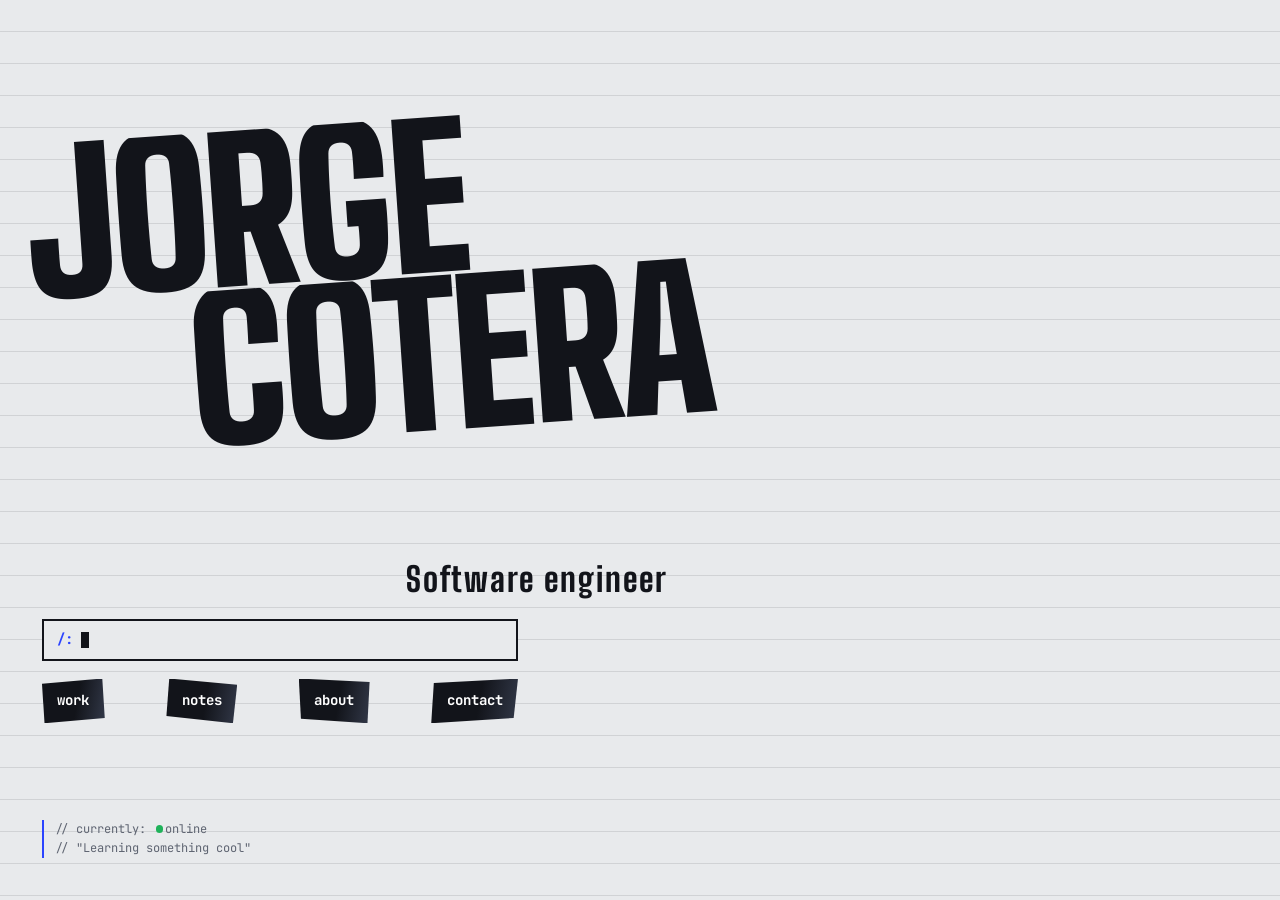
<file: index.html>
<!doctype html>
<!-- HOME (sketch "Home: Static").
 · data-page="home": engancha las reglas de transición de style.css.
 · .rel: contenedor fijo del contenido del home.
 · .cmd: barra de comandos falsa (aria-hidden). Cada .tN se "teclea" cuando el enlace .lN recibe hover/focus (regla :has en CSS).
 · .cur: bloque "currently" (online/offline + texto). Lo genera admin/build.js (BUILD:status) desde content/site.json.
 Transiciones entre páginas: data-page en <html> + style.css (ver DOCS.md). -->
<html lang="en" data-page="home">

<head>
    <meta charset="utf-8">
    <meta name="viewport" content="width=device-width,initial-scale=1">
    <title>Home · Jorge Cotera</title>
    <link rel="preconnect" href="https://fonts.googleapis.com">
    <link rel="preconnect" href="https://fonts.gstatic.com" crossorigin>
    <link rel="stylesheet"
        href="https://fonts.googleapis.com/css2?family=Big+Shoulders+Display:wght@800;900&family=JetBrains+Mono:wght@400;700&display=swap">
    <!-- en <link>, no @import: carga en paralelo y no retrasa el primer render -->
    <link rel="stylesheet" href="style.css">
    <script src="transitions.js"></script>
    <!-- calcula la dirección de la transición según origen y destino (DOCS.md §1) -->
    <link rel="expect" href="#end" blocking="render">
    <!-- Chrome no muestra la página hasta leer #end (final del body): la transición captura la página completa -->
    <script
        type="speculationrules">{"prefetch":[{"urls":["index.html","work.html","notes.html","about.html","contact.html"],"eagerness":"eager"}]}</script>
    <!-- JSON declarativo (no es JS): precarga las otras páginas para que la primera navegación no espere a la red -->
</head>

<body class="home">
    <div class="rel">
        <main class="hero">
            <h1 class="giant name"><span>Jorge</span><span>Cotera</span></h1>
            <p class="role">Software engineer</p>
            <div>
                <div class="cmd" aria-hidden="true"><span class="p">/:</span><span class="c"></span>
                    <span class="t t1" style="--n:7ch">cd work</span><span class="t t2" style="--n:8ch">ls
                        notes</span><span class="t t3" style="--n:9ch">cat about</span><span class="t t4"
                        style="--n:12ch">mail contact</span>
                </div>
                <nav class="links" aria-label="Main"><a class="l1" href="work.html">work</a><a class="l2"
                        href="notes.html">notes</a><a class="l3" href="about.html">about</a><a class="l4"
                        href="contact.html">contact</a></nav>
            </div>
        </main>
        <footer class="foot"><!-- BUILD:status -->
<aside class="cur"><span>// currently: <i class="dot"></i>online</span><span>// "Learning something cool"</span></aside>
<!-- /BUILD:status -->
        </footer>
    </div>
    <span id="end"></span>
</body>

</html>
</file>
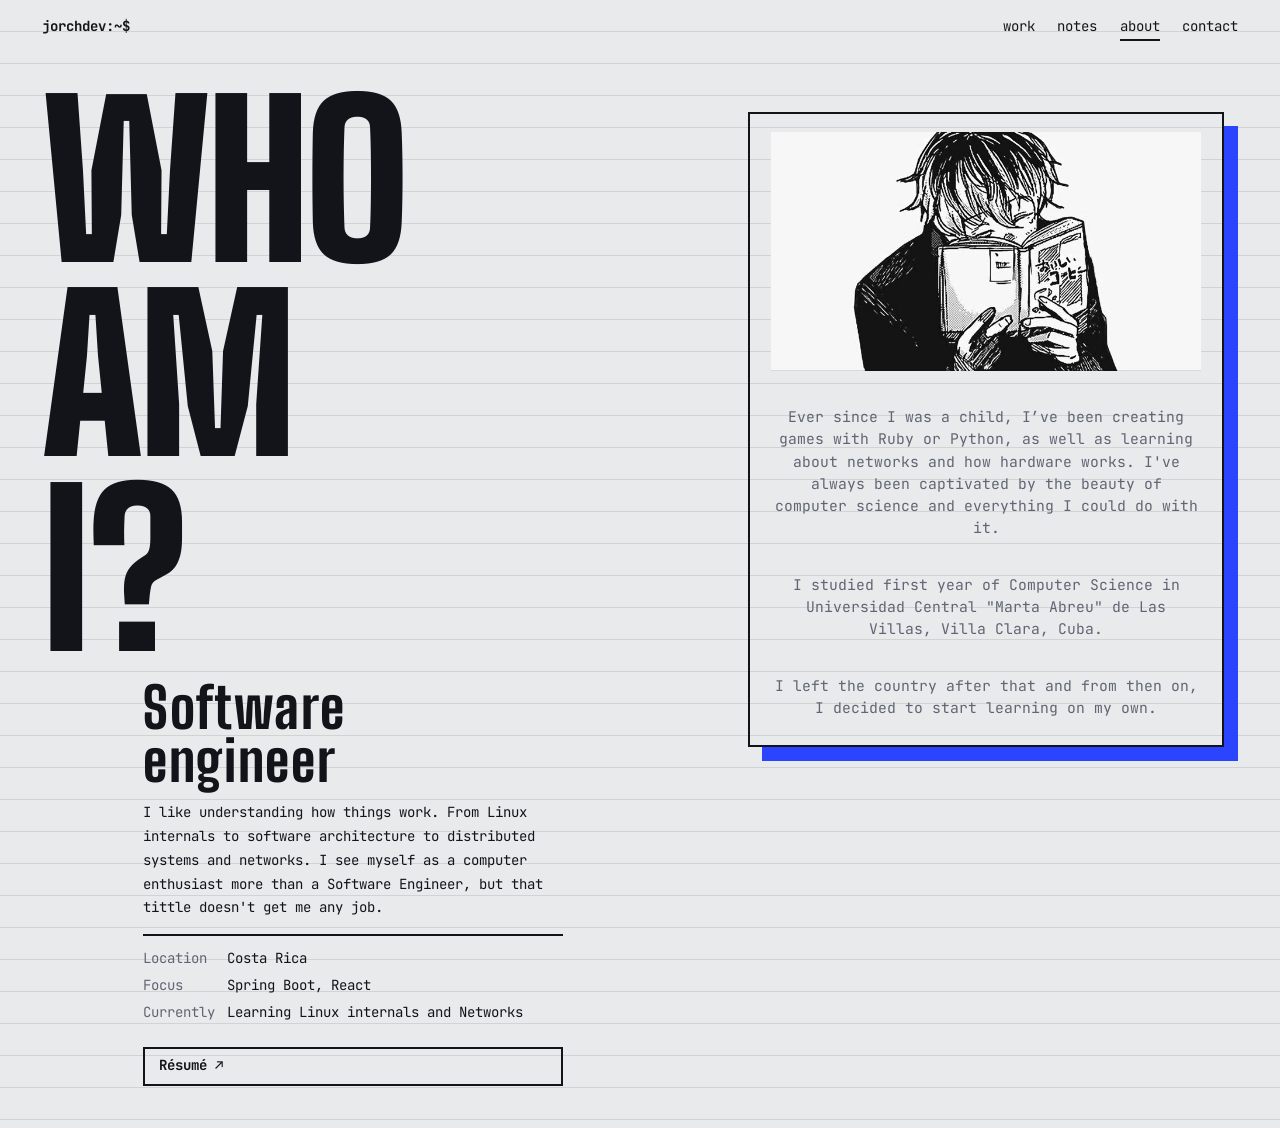
<file: about.html>
<!doctype html>
<!-- ABOUT. .who = título apilado. Figure .frame (hueco para tu retrato/sprite, con texto opcional) y .bio (descripción + datos) se generan desde content/site.json (BUILD:about).
 Transiciones entre páginas: data-page en <html> + style.css (ver DOCS.md). -->
<html lang="en" data-page="about">

<head>
    <meta charset="utf-8">
    <meta name="viewport" content="width=device-width,initial-scale=1">
    <title>About · Jorge Cotera</title>
    <link rel="preconnect" href="https://fonts.googleapis.com">
    <link rel="preconnect" href="https://fonts.gstatic.com" crossorigin>
    <link rel="stylesheet"
        href="https://fonts.googleapis.com/css2?family=Big+Shoulders+Display:wght@800;900&family=JetBrains+Mono:wght@400;700&display=swap">
    <!-- en <link>, no @import: carga en paralelo y no retrasa el primer render -->
    <link rel="stylesheet" href="style.css">
    <script src="transitions.js"></script>
    <!-- calcula la dirección de la transición según origen y destino (DOCS.md §1) -->
    <link rel="expect" href="#end" blocking="render">
    <!-- Chrome no muestra la página hasta leer #end (final del body): la transición captura la página completa -->
    <script
        type="speculationrules">{"prefetch":[{"urls":["index.html","work.html","notes.html","about.html","contact.html"],"eagerness":"eager"}]}</script>
    <!-- JSON declarativo (no es JS): precarga las otras páginas para que la primera navegación no espere a la red -->
</head>

<body>

    <header class="top"><a href="index.html">jorchdev:~$</a><a href="work.html">work</a><a href="notes.html">notes</a><a
            href="about.html" aria-current="page">about</a><a href="contact.html">contact</a></header>
    <main class="pad about">
        <h1 class="giant who">Who<br>am<br>I?</h1>
        <!-- BUILD:about -->
        <figure class="frame" role="img"
            aria-label="I'm a computer enthusiast since I was a kid, always making games with Ruby or Python">
            <h1>
                I&#39;m a computer enthusiast.
            </h1>

            <img src="img\sasaki-haise-mudlruny.jpg" alt="A photo of me" class="about-photo">

            <p>
                Ever since I was a child,
                I’ve been creating games with Ruby or Python,
                as well as learning about networks and how hardware works.
                I've always been captivated by the beauty of computer science and everything I could do with it.
            </p>

            <p>
                I studied first year of Computer Science in Universidad Central "Marta Abreu" de Las Villas,
                Villa Clara, Cuba.
            </p>
            <p>
                I left the country after that and from then on, I decided to start learning on my own.
            </p>

            <p>
                I want to build things that keeps me passionate about Computer Science, always seeking the
                knowledge.
            </p>


        </figure>
        <div class="bio">
            <p class="big">Software<br>engineer</p>
            <p>I like understanding how things work. From Linux internals to software architecture to distributed
                systems and networks. I see myself as a computer enthusiast more than a Software Engineer, but that
                tittle doesn&#39;t get me any job.</p>
            <dl>
                <div>
                    <dt>Location</dt>
                    <dd>Costa Rica</dd>
                </div>
                <div>
                    <dt>Focus</dt>
                    <dd>Spring Boot, React</dd>
                </div>
                <div>
                    <dt>Currently</dt>
                    <dd>Learning Linux internals and Networks</dd>
                </div>
            </dl><a class="tag" href="files/jorge-cotera-resume-en-1-mufr83nq.pdf" target="_blank" rel="noopener">Résumé
                ↗</a>
        </div>
        <!-- /BUILD:about -->
    </main>
    <span id="end"></span>
</body>

</html>
</file>
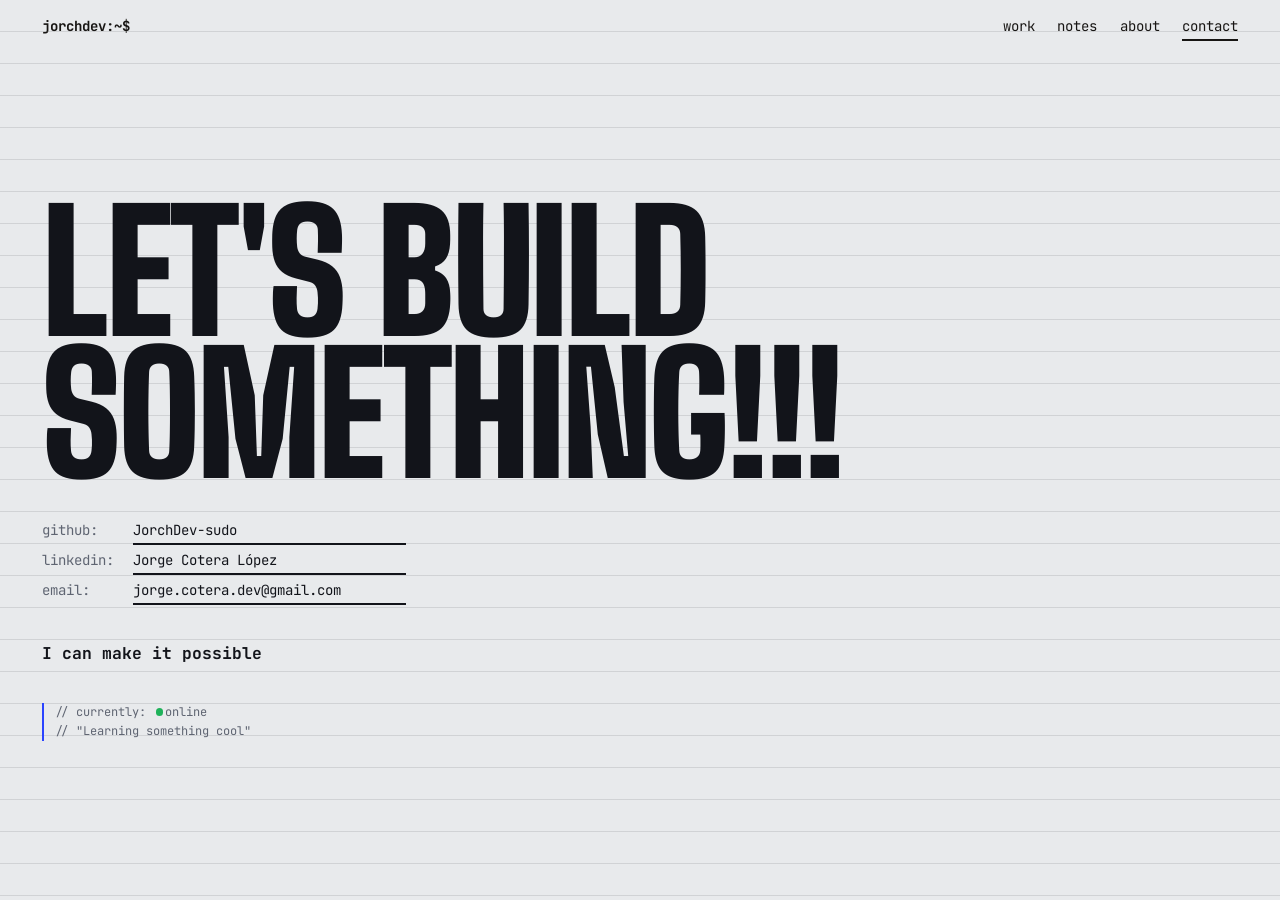
<file: contact.html>
<!doctype html>
<!-- CONTACT. Sustituye los href="#" de github/linkedin/email. .cur = mismo bloque "currently" del home (generado, BUILD:status).
 Transiciones entre páginas: data-page en <html> + style.css (ver DOCS.md). -->
<html lang="en" data-page="contact">

<head>
    <meta charset="utf-8">
    <meta name="viewport" content="width=device-width,initial-scale=1">
    <title>Contact · Jorge Cotera</title>
    <link rel="preconnect" href="https://fonts.googleapis.com">
    <link rel="preconnect" href="https://fonts.gstatic.com" crossorigin>
    <link rel="stylesheet"
        href="https://fonts.googleapis.com/css2?family=Big+Shoulders+Display:wght@800;900&family=JetBrains+Mono:wght@400;700&display=swap">
    <!-- en <link>, no @import: carga en paralelo y no retrasa el primer render -->
    <link rel="stylesheet" href="style.css">
    <script src="transitions.js"></script>
    <!-- calcula la dirección de la transición según origen y destino (DOCS.md §1) -->
    <link rel="expect" href="#end" blocking="render">
    <!-- Chrome no muestra la página hasta leer #end (final del body): la transición captura la página completa -->
    <script
        type="speculationrules">{"prefetch":[{"urls":["index.html","work.html","notes.html","about.html","contact.html"],"eagerness":"eager"}]}</script>
    <!-- JSON declarativo (no es JS): precarga las otras páginas para que la primera navegación no espere a la red -->
</head>

<body>

    <header class="top"><a href="index.html">jorchdev:~$</a><a href="work.html">work</a><a href="notes.html">notes</a><a
            href="about.html">about</a><a href="contact.html" aria-current="page">contact</a></header>
    <main class="pad contact">
        <h1 class="giant">Let's build something!!!</h1>
        <ul>
            <li><span>github:</span><a href="https://github.com/JorchDev-sudo">JorchDev-sudo</a></li>
            <li><span>linkedin:</span><a href="https://www.linkedin.com/in/jorge-cotera-l%C3%B3pez-24180438a">Jorge
                    Cotera López</a></li>
            <li><span>email:</span><a href="mailto:jorge.cotera.dev@gmail.com">jorge.cotera.dev@gmail.com</a></li>
        </ul>
        <h3>I can make it possible</h3>
        <!-- BUILD:status -->
        <aside class="cur"><span>// currently: <i class="dot"></i>online</span><span>// "Learning something cool"</span>
        </aside>
        <!-- /BUILD:status -->
    </main>
    <span id="end"></span>
</body>

</html>
</file>
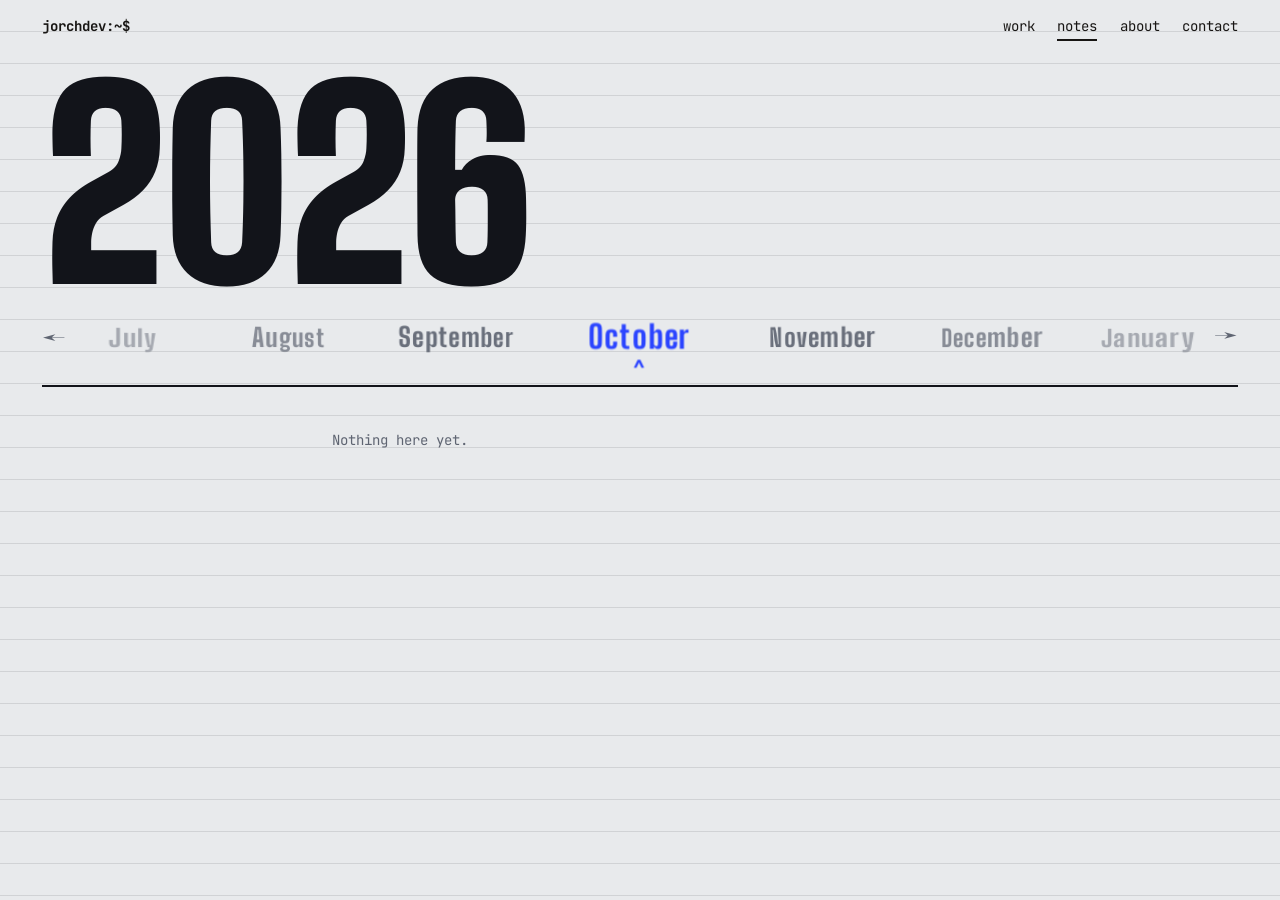
<file: notes.html>
<!doctype html>
<!-- NOTES (sketch "slides vertical editorial feed").
 · Calendario sin JS, jul 2026 → dic 2028: 30 radios #m0..#m29 (name="m") + un label por mes en .ring con style="--i:N".
 · Clases y26/y27/y28 en cada radio deciden qué año (.yr26/.yr27/.yr28) se muestra.
 · .feed: una <ol> por mes con entradas (.jul/.aug/.sep = #m0/#m1/#m2). El resto muestra .none. Para añadir entradas a otro mes: crea su <ol class="…"> y su regla en style.css.
 · Los radios deben ir ANTES de .yr, .months y .feed (los selectores usan ~).
 Transiciones entre páginas: data-page en <html> + style.css (ver DOCS.md). --><html lang="en" data-page="notes"><head><meta charset="utf-8"><meta name="viewport" content="width=device-width,initial-scale=1"><title>Notes · Jorge Cotera</title><link rel="preconnect" href="https://fonts.googleapis.com"><link rel="preconnect" href="https://fonts.gstatic.com" crossorigin>
<link rel="stylesheet" href="https://fonts.googleapis.com/css2?family=Big+Shoulders+Display:wght@800;900&family=JetBrains+Mono:wght@400;700&display=swap"><!-- en <link>, no @import: carga en paralelo y no retrasa el primer render -->
<link rel="stylesheet" href="style.css">
<script src="transitions.js"></script><!-- calcula la dirección de la transición según origen y destino (DOCS.md §1) -->
<link rel="expect" href="#end" blocking="render"><!-- Chrome no muestra la página hasta leer #end (final del body): la transición captura la página completa -->
<script type="speculationrules">{"prefetch":[{"urls":["index.html","work.html","notes.html","about.html","contact.html"],"eagerness":"eager"}]}</script><!-- JSON declarativo (no es JS): precarga las otras páginas para que la primera navegación no espere a la red --></head>
<body class="notes">

<header class="top"><a href="index.html">jorchdev:~$</a><a href="work.html">work</a><a href="notes.html" aria-current="page">notes</a><a href="about.html">about</a><a href="contact.html">contact</a></header>
<main class="pad">
<!-- BUILD:calendar -->
<input class="y26" type="radio" name="m" id="m0"><input class="y26" type="radio" name="m" id="m1"><input class="y26" type="radio" name="m" id="m2"><input class="y26" type="radio" name="m" id="m3" checked><input class="y26" type="radio" name="m" id="m4"><input class="y26" type="radio" name="m" id="m5"><input class="y27" type="radio" name="m" id="m6"><input class="y27" type="radio" name="m" id="m7"><input class="y27" type="radio" name="m" id="m8"><input class="y27" type="radio" name="m" id="m9"><input class="y27" type="radio" name="m" id="m10"><input class="y27" type="radio" name="m" id="m11"><input class="y27" type="radio" name="m" id="m12"><input class="y27" type="radio" name="m" id="m13"><input class="y27" type="radio" name="m" id="m14"><input class="y27" type="radio" name="m" id="m15"><input class="y27" type="radio" name="m" id="m16"><input class="y27" type="radio" name="m" id="m17"><input class="y28" type="radio" name="m" id="m18"><input class="y28" type="radio" name="m" id="m19"><input class="y28" type="radio" name="m" id="m20"><input class="y28" type="radio" name="m" id="m21"><input class="y28" type="radio" name="m" id="m22"><input class="y28" type="radio" name="m" id="m23"><input class="y28" type="radio" name="m" id="m24"><input class="y28" type="radio" name="m" id="m25"><input class="y28" type="radio" name="m" id="m26"><input class="y28" type="radio" name="m" id="m27"><input class="y28" type="radio" name="m" id="m28"><input class="y28" type="radio" name="m" id="m29">
<h1 class="giant yr yr26">2026</h1><h1 class="giant yr yr27">2027</h1><h1 class="giant yr yr28">2028</h1>
<nav class="months" aria-label="Months"><span aria-hidden="true">←</span><div class="ring"><label for="m0" style="--i:0">July</label><label for="m1" style="--i:1">August</label><label for="m2" style="--i:2">September</label><label for="m3" style="--i:3">October</label><label for="m4" style="--i:4">November</label><label for="m5" style="--i:5">December</label><label for="m6" style="--i:6">January</label><label for="m7" style="--i:7">February</label><label for="m8" style="--i:8">March</label><label for="m9" style="--i:9">April</label><label for="m10" style="--i:10">May</label><label for="m11" style="--i:11">June</label><label for="m12" style="--i:12">July</label><label for="m13" style="--i:13">August</label><label for="m14" style="--i:14">September</label><label for="m15" style="--i:15">October</label><label for="m16" style="--i:16">November</label><label for="m17" style="--i:17">December</label><label for="m18" style="--i:18">January</label><label for="m19" style="--i:19">February</label><label for="m20" style="--i:20">March</label><label for="m21" style="--i:21">April</label><label for="m22" style="--i:22">May</label><label for="m23" style="--i:23">June</label><label for="m24" style="--i:24">July</label><label for="m25" style="--i:25">August</label><label for="m26" style="--i:26">September</label><label for="m27" style="--i:27">October</label><label for="m28" style="--i:28">November</label><label for="m29" style="--i:29">December</label></div><span aria-hidden="true">→</span></nav>
<div class="feed">
<p class="none">Nothing here yet.</p>
<ol class="f2"><li><time>17</time><span class="k">Note</span><a href="notes/understanding-inodes.html">"Understanding inodes"</a></li></ol>
<ol class="f3"><li><time>15</time><span class="k">Build log</span><a href="personal-arch-linux.html">"Building a personal Arch Linux"</a></li></ol>
</div>
<!-- /BUILD:calendar -->
</main>
<span id="end"></span></body></html>
</file>
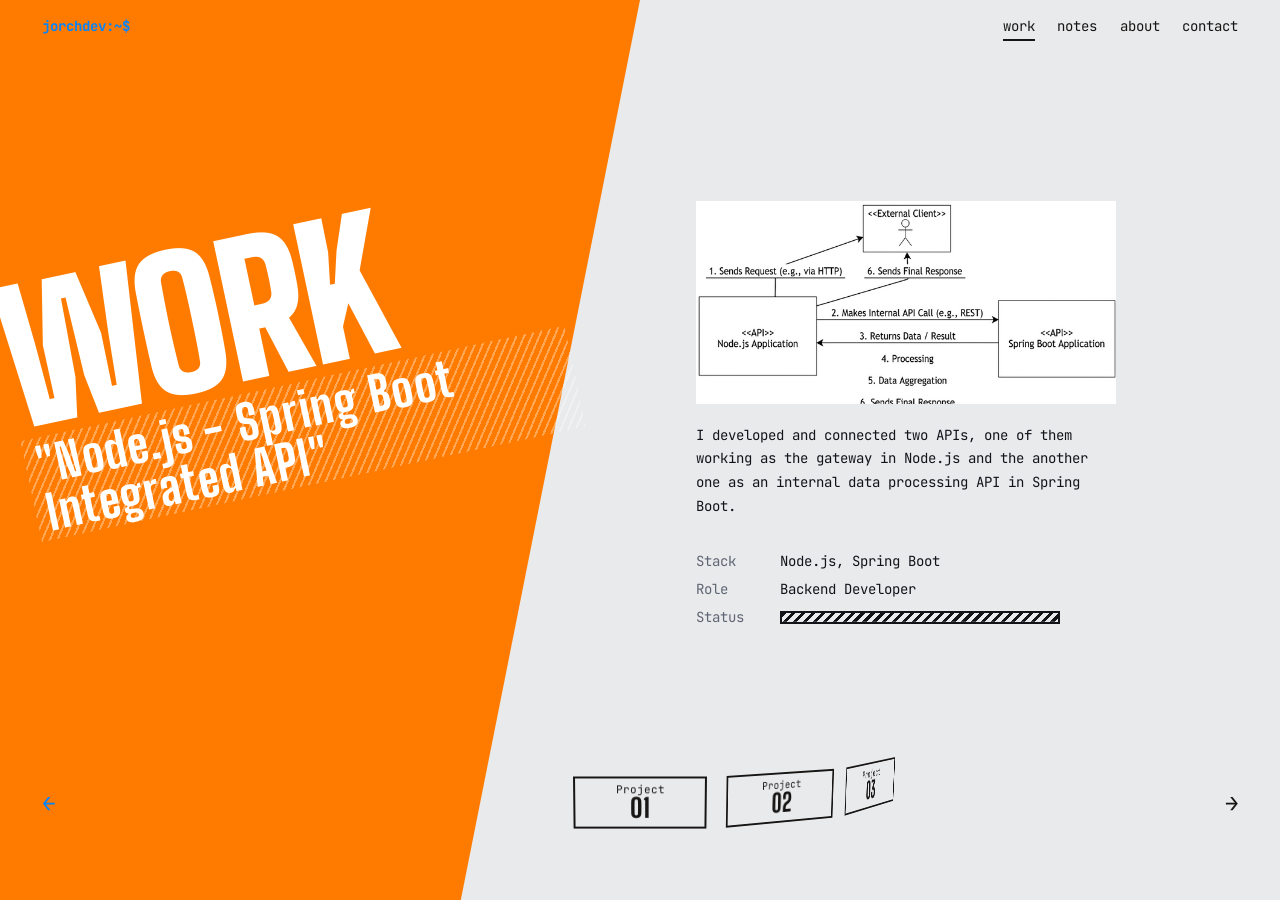
<file: work.html>
<!doctype html>
<!-- WORK (sketch "slides horizontal navigation").
 · .rail: contenedor con scroll horizontal + scroll-snap; cada .slide es un proyecto (100vw). --bg inline = color del proyecto.
 · .in: contenido de la slide; se inclina en 3D según su posición en el scroll (animation-timeline:view(inline)).
 · .diagram / .sum / .meta: imagen opcional del proyecto, resumen Markdown opcional y ficha (generados por admin/build.js desde content/projects.json).
 · nav.pn > .drum: menú de proyectos en tambor 3D. style="--i:N" es el índice de cada enlace; gira con el scroll de .rail.
 Transiciones entre páginas: data-page en <html> + style.css (ver DOCS.md). --><html lang="en" data-page="work"><head><meta charset="utf-8"><meta name="viewport" content="width=device-width,initial-scale=1"><title>Work · Jorge Cotera</title><link rel="preconnect" href="https://fonts.googleapis.com"><link rel="preconnect" href="https://fonts.gstatic.com" crossorigin>
<link rel="stylesheet" href="https://fonts.googleapis.com/css2?family=Big+Shoulders+Display:wght@800;900&family=JetBrains+Mono:wght@400;700&display=swap"><!-- en <link>, no @import: carga en paralelo y no retrasa el primer render -->
<link rel="stylesheet" href="style.css">
<script src="transitions.js"></script><!-- calcula la dirección de la transición según origen y destino (DOCS.md §1) -->
<link rel="expect" href="#end" blocking="render"><!-- Chrome no muestra la página hasta leer #end (final del body): la transición captura la página completa -->
<script type="speculationrules">{"prefetch":[{"urls":["index.html","work.html","notes.html","about.html","contact.html"],"eagerness":"eager"}]}</script><!-- JSON declarativo (no es JS): precarga las otras páginas para que la primera navegación no espere a la red --></head>
<body>

<header class="top"><a href="index.html">jorchdev:~$</a><a href="work.html" aria-current="page">work</a><a href="notes.html">notes</a><a href="about.html">about</a><a href="contact.html">contact</a></header>
<main class="rail">
<!-- BUILD:slides -->
<section class="slide" id="p1" style="--bg:#ff7b00"><div class="in">
<div class="l"><h2 class="giant">Work</h2><p class="pname">"Node.js - Spring Boot Integrated API"</p></div>
<div class="r"><img class="diagram" src="img/screenshot-2026-09-27-000835-mulgqlnu.png" alt="Node.js - Spring Boot Integrated API diagram"><div class="sum"><p>I developed and connected two APIs, one of them working as the gateway in Node.js and the another one as an internal data processing API in Spring Boot. </p></div><dl class="meta"><div><dt>Stack</dt><dd>Node.js, Spring Boot</dd></div><div><dt>Role</dt><dd>Backend Developer</dd></div><div><dt>Status</dt><dd><span class="bar" style="--w:100%"></span></dd></div></dl></div>
</div></section>
<section class="slide" id="p2" style="--bg:#fb29ff"><div class="in">
<div class="l"><h2 class="giant">Work</h2><p class="pname">"To-Do API"</p></div>
<div class="r"><img class="diagram" src="img/gemini-generated-image-62zn0y62zn0y62zn-mulgtq0e.jpg" alt="To-Do API diagram"><div class="sum"><p>Developed a classic beginner API for managing tasks and their states</p></div><dl class="meta"><div><dt>Stack</dt><dd>Spring Boot, JPA, Spring Security, PostgreSQL</dd></div><div><dt>Role</dt><dd>Backend Developer</dd></div><div><dt>Status</dt><dd><span class="bar" style="--w:100%"></span></dd></div></dl></div>
</div></section>
<section class="slide" id="p3" style="--bg:#29ffdb"><div class="in">
<div class="l"><h2 class="giant">Work</h2><p class="pname">"Library API"</p></div>
<div class="r"><img class="diagram" src="img/gemini-generated-image-uptodquptodqupto-mulgxwoz.jpg" alt="Library API diagram"><div class="sum"><p>Developed another classic beginner API for managing Books, Authors and Loans, but this time with a simple Frontend using basic Html, Css y Js without frameworks or libraries like React, also developed some transaction for the loan logic.</p></div><dl class="meta"><div><dt>Stack</dt><dd>Spring Boot, JPA, Spring Security, PostgreSQL, Junit5, Mockito, some other technologies that I don&#39;t remember</dd></div><div><dt>Role</dt><dd>Fullstack Developer</dd></div><div><dt>Status</dt><dd><span class="bar" style="--w:100%"></span></dd></div></dl></div>
</div></section>
<section class="slide" id="p4" style="--bg:#ff2929"><div class="in">
<div class="l"><h2 class="giant">Work</h2><p class="pname">"Billing SaaS"</p></div>
<div class="r"><img class="diagram" src="img/gemini-generated-image-4vqfsk4vqfsk4vqf-mulh4o2d.jpg" alt="Billing SaaS diagram"><div class="sum"><p>My idea was to develop an entire SaaS Billing platforms that lets small businesses to have a natural system for billing their products. But I get bored at the middle of the project, but I used Factory method and some entities snapshots for the bill entities.</p></div><dl class="meta"><div><dt>Stack</dt><dd>Spring Ecosystem</dd></div><div><dt>Role</dt><dd>Backend Developer (for now)</dd></div><div><dt>Status</dt><dd><span class="bar" style="--w:60%"></span></dd></div></dl></div>
</div></section>
<section class="slide" id="p5" style="--bg:#2b44ff"><div class="in">
<div class="l"><h2 class="giant">Work</h2><p class="pname">"PokeTeams"</p></div>
<div class="r"><img class="diagram" src="img/gemini-generated-image-jicybojicybojicy-1-mulh8tkk.jpg" alt="PokeTeams diagram"><div class="sum"><p>I&#39;m currently developing a system for managing Pokemon competitive teams and Trainers using GraphQl, some Rest APIs and a React Frontend, also exploring some concurrent technologies such as R2DBC and Spring WebFlux.</p></div><dl class="meta"><div><dt>Stack</dt><dd>Spring Ecosystem, React</dd></div><div><dt>Role</dt><dd>Fullstack Developer</dd></div><div><dt>Status</dt><dd><span class="bar" style="--w:70%"></span></dd></div></dl></div>
</div></section>
<section class="slide" id="p6" style="--bg:#a8a8a8"><div class="in">
<div class="l"><h2 class="giant">Work</h2><p class="pname">"Portfolio"</p></div>
<div class="r"><div class="sum"><p>This portfolio is a project on itself, so have a look in the github repository!</p></div><dl class="meta"><div><dt>Stack</dt><dd>Only html, css and js</dd></div><div><dt>Role</dt><dd>Fullstack Developer</dd></div><div><dt>Status</dt><dd><span class="bar" style="--w:100%"></span></dd></div></dl></div>
</div></section>
<!-- /BUILD:slides -->
</main>
<nav class="pn" aria-label="Projects"><span aria-hidden="true">←</span>
<!-- BUILD:drum -->
<div class="drum" style="--n:6"><a href="#p1" style="--i:0"><small>Project</small><b>01</b></a><a href="#p2" style="--i:1"><small>Project</small><b>02</b></a><a href="#p3" style="--i:2"><small>Project</small><b>03</b></a><a href="#p4" style="--i:3"><small>Project</small><b>04</b></a><a href="#p5" style="--i:4"><small>Project</small><b>05</b></a><a href="#p6" style="--i:5"><small>Project</small><b>06</b></a></div>
<!-- /BUILD:drum -->
<span aria-hidden="true">→</span></nav>
<span id="end"></span></body></html>
</file>
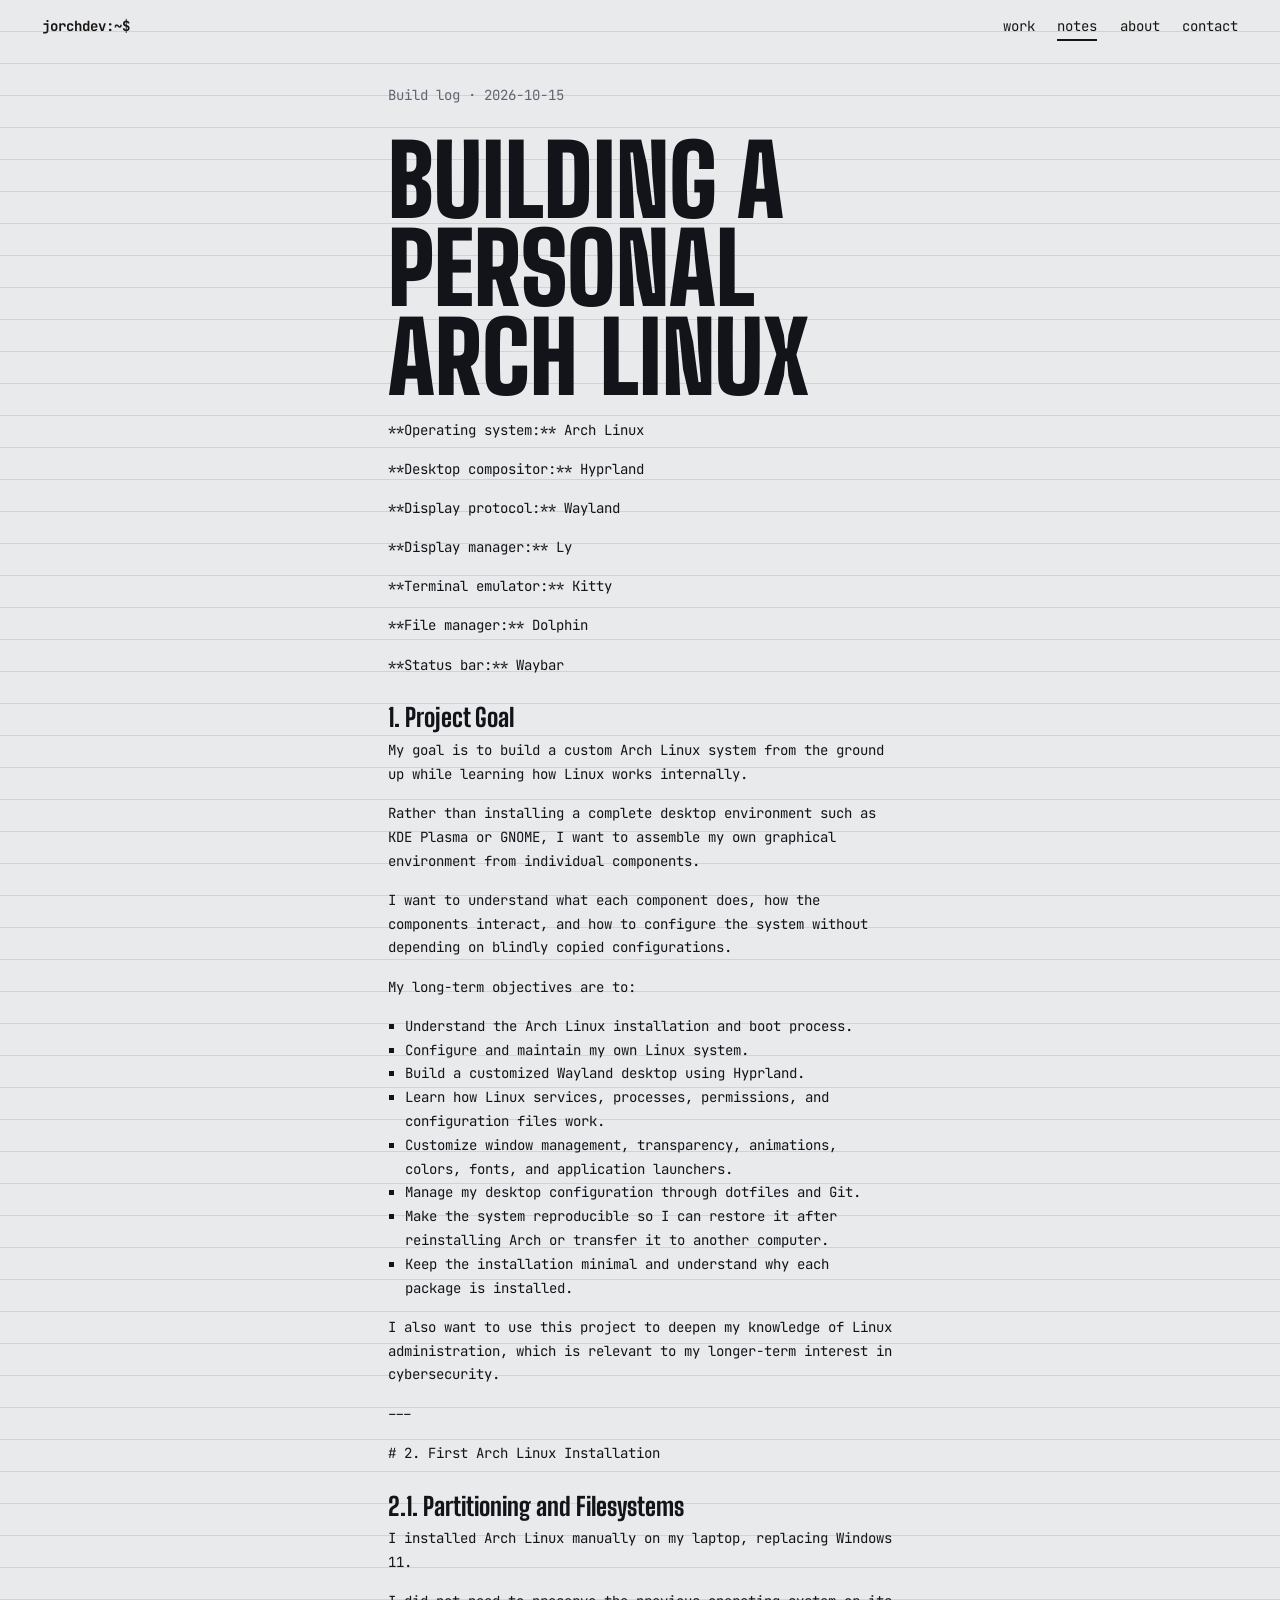
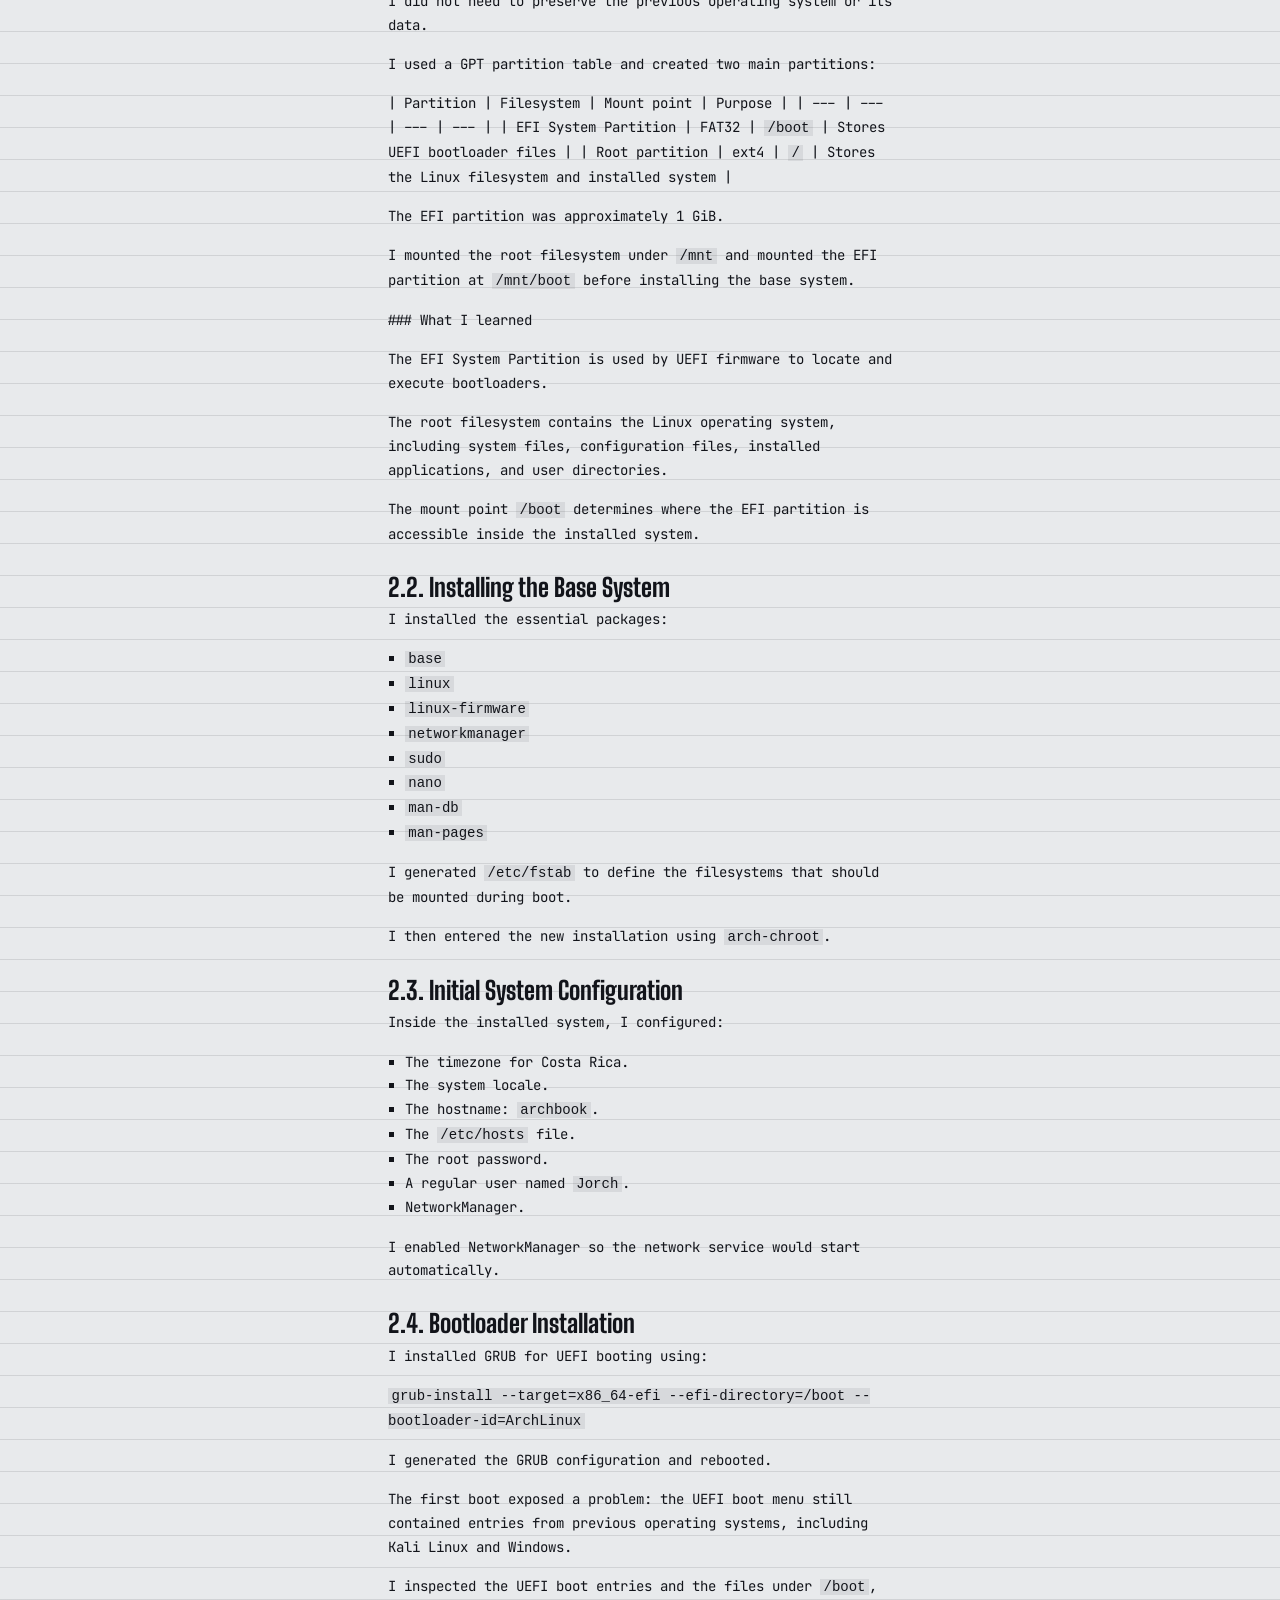
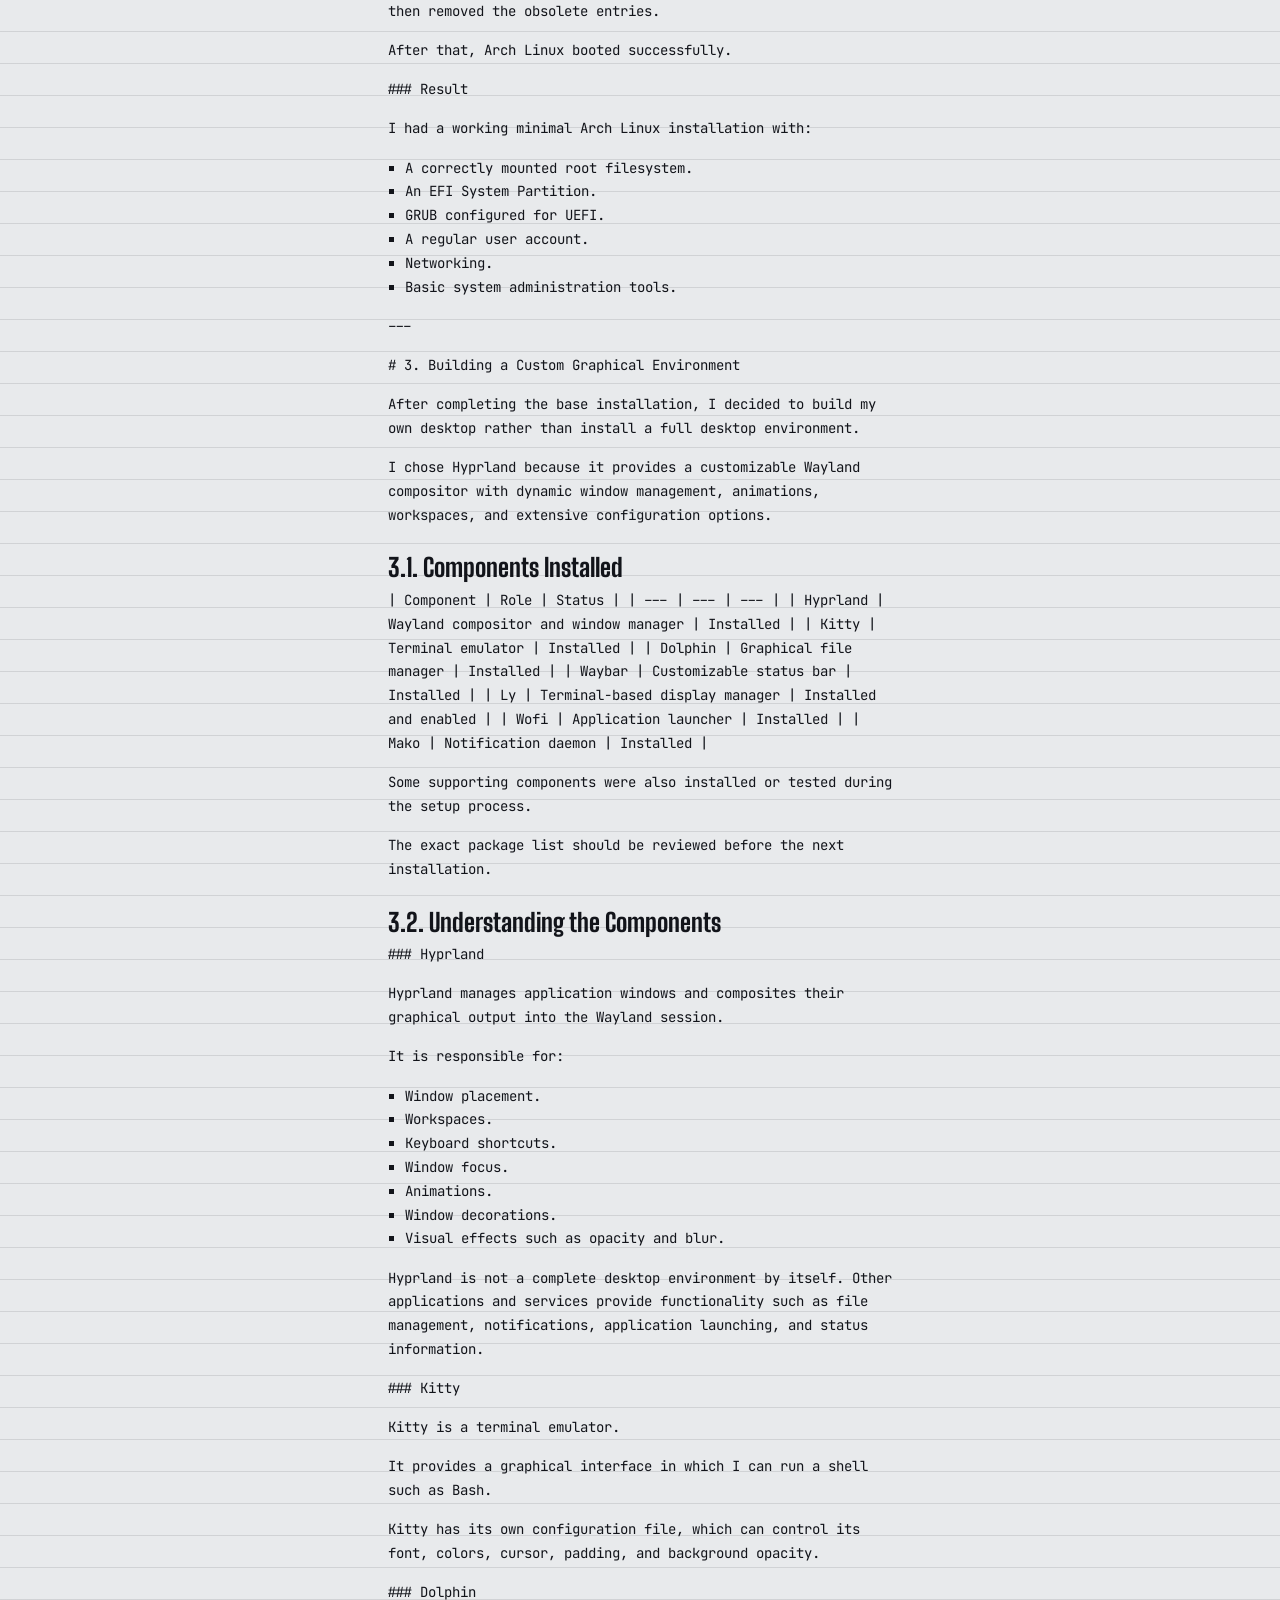
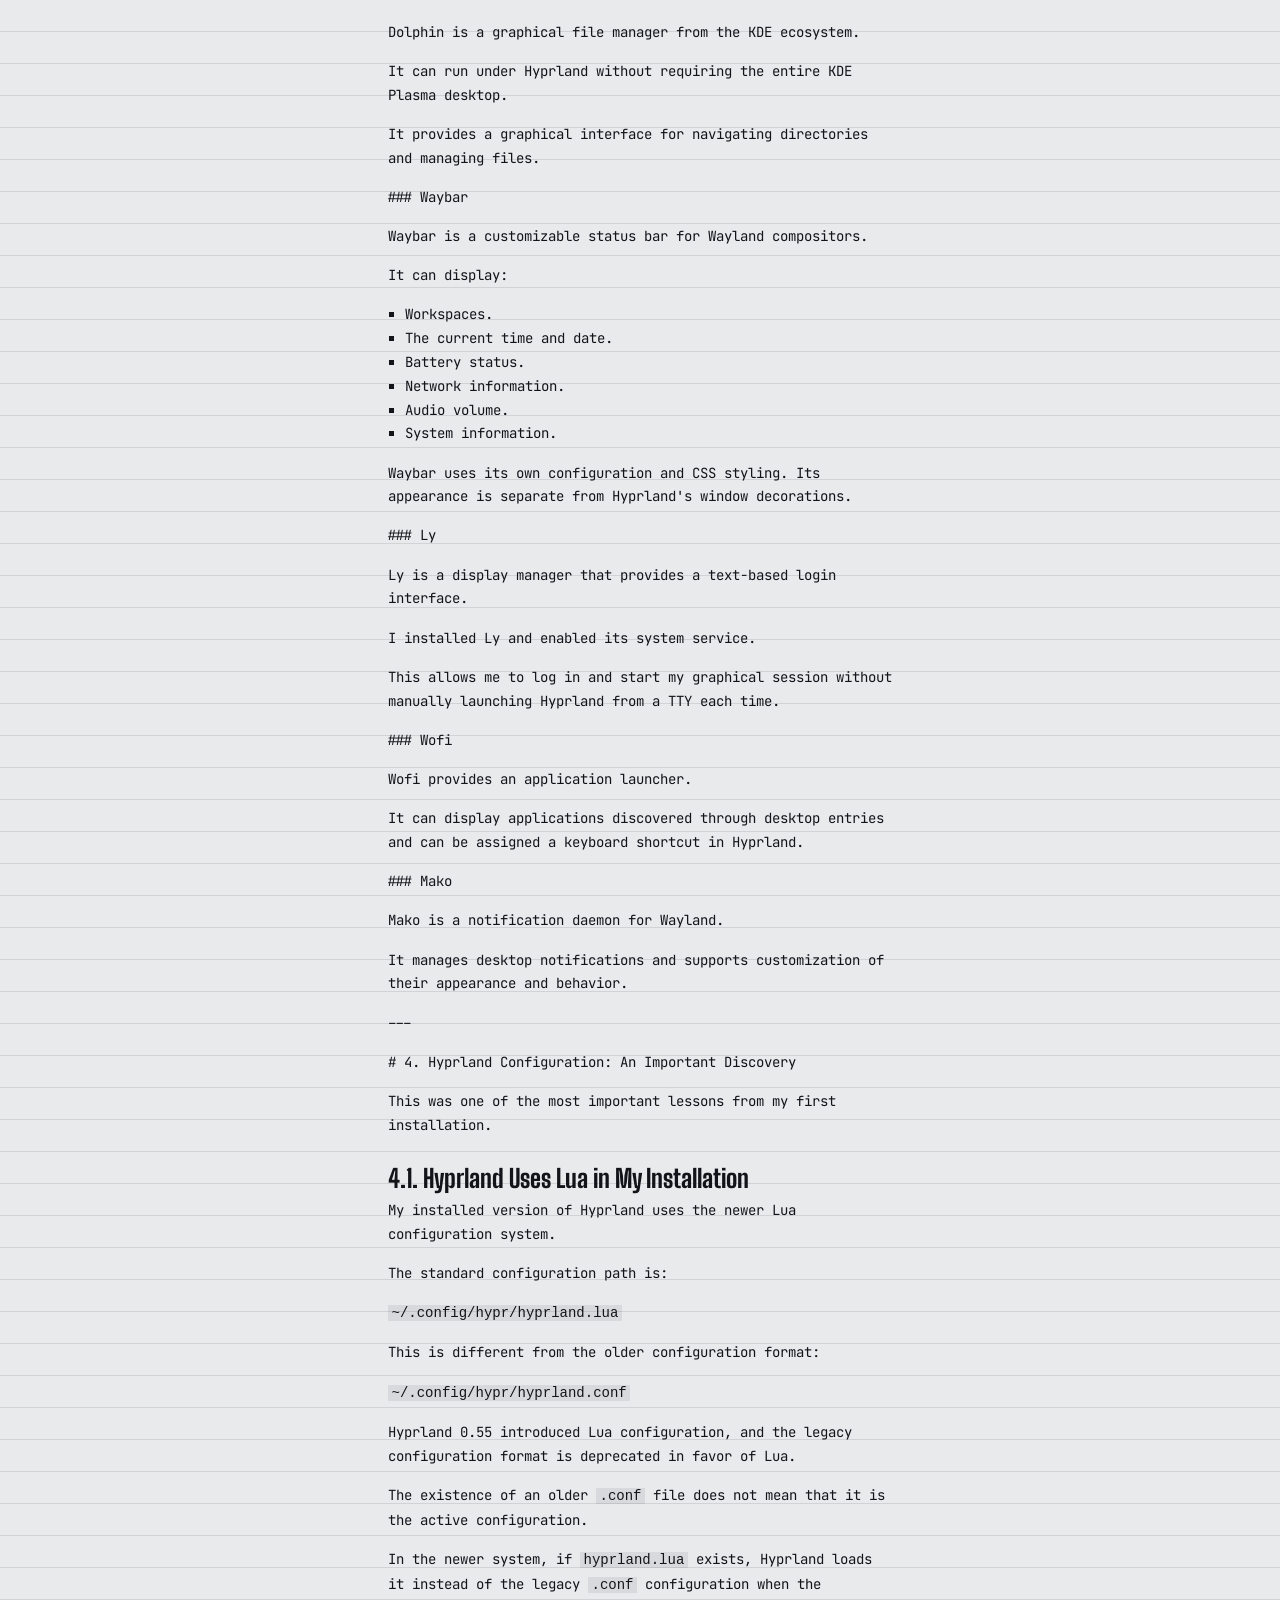
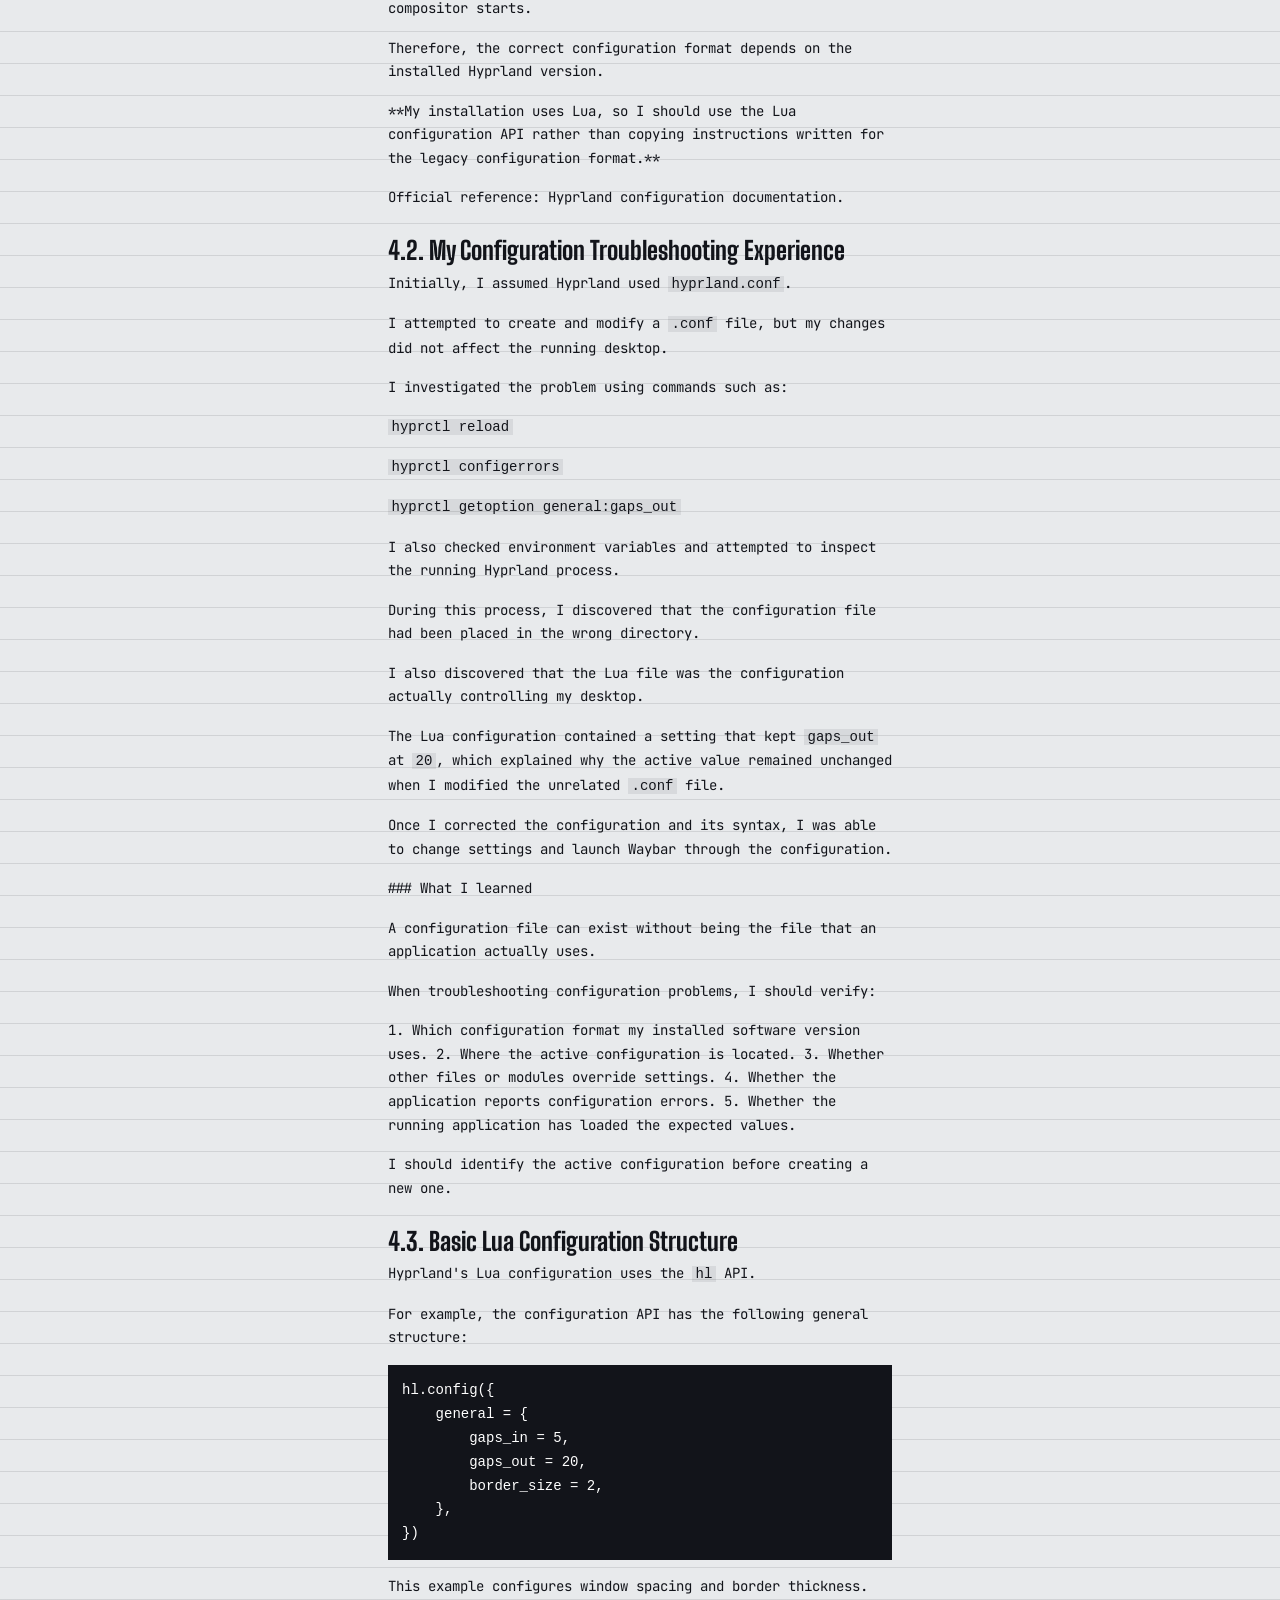
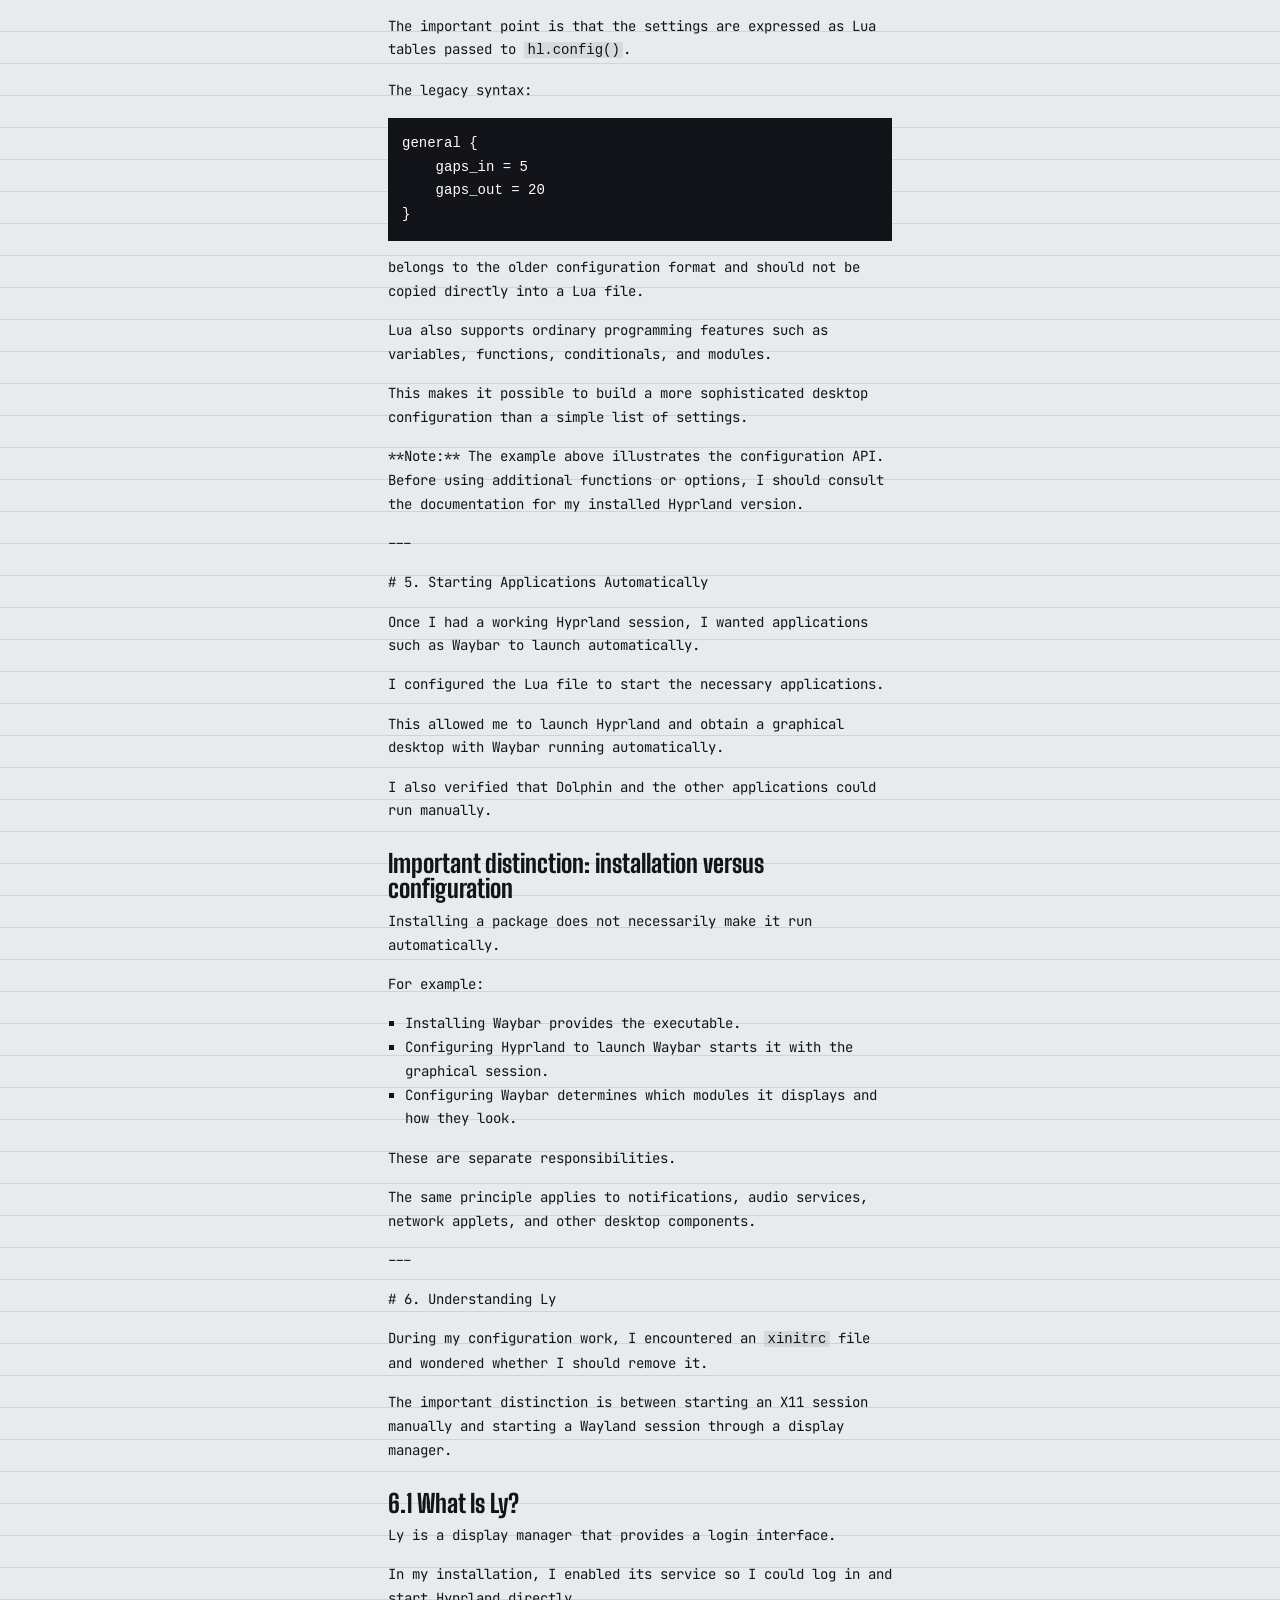
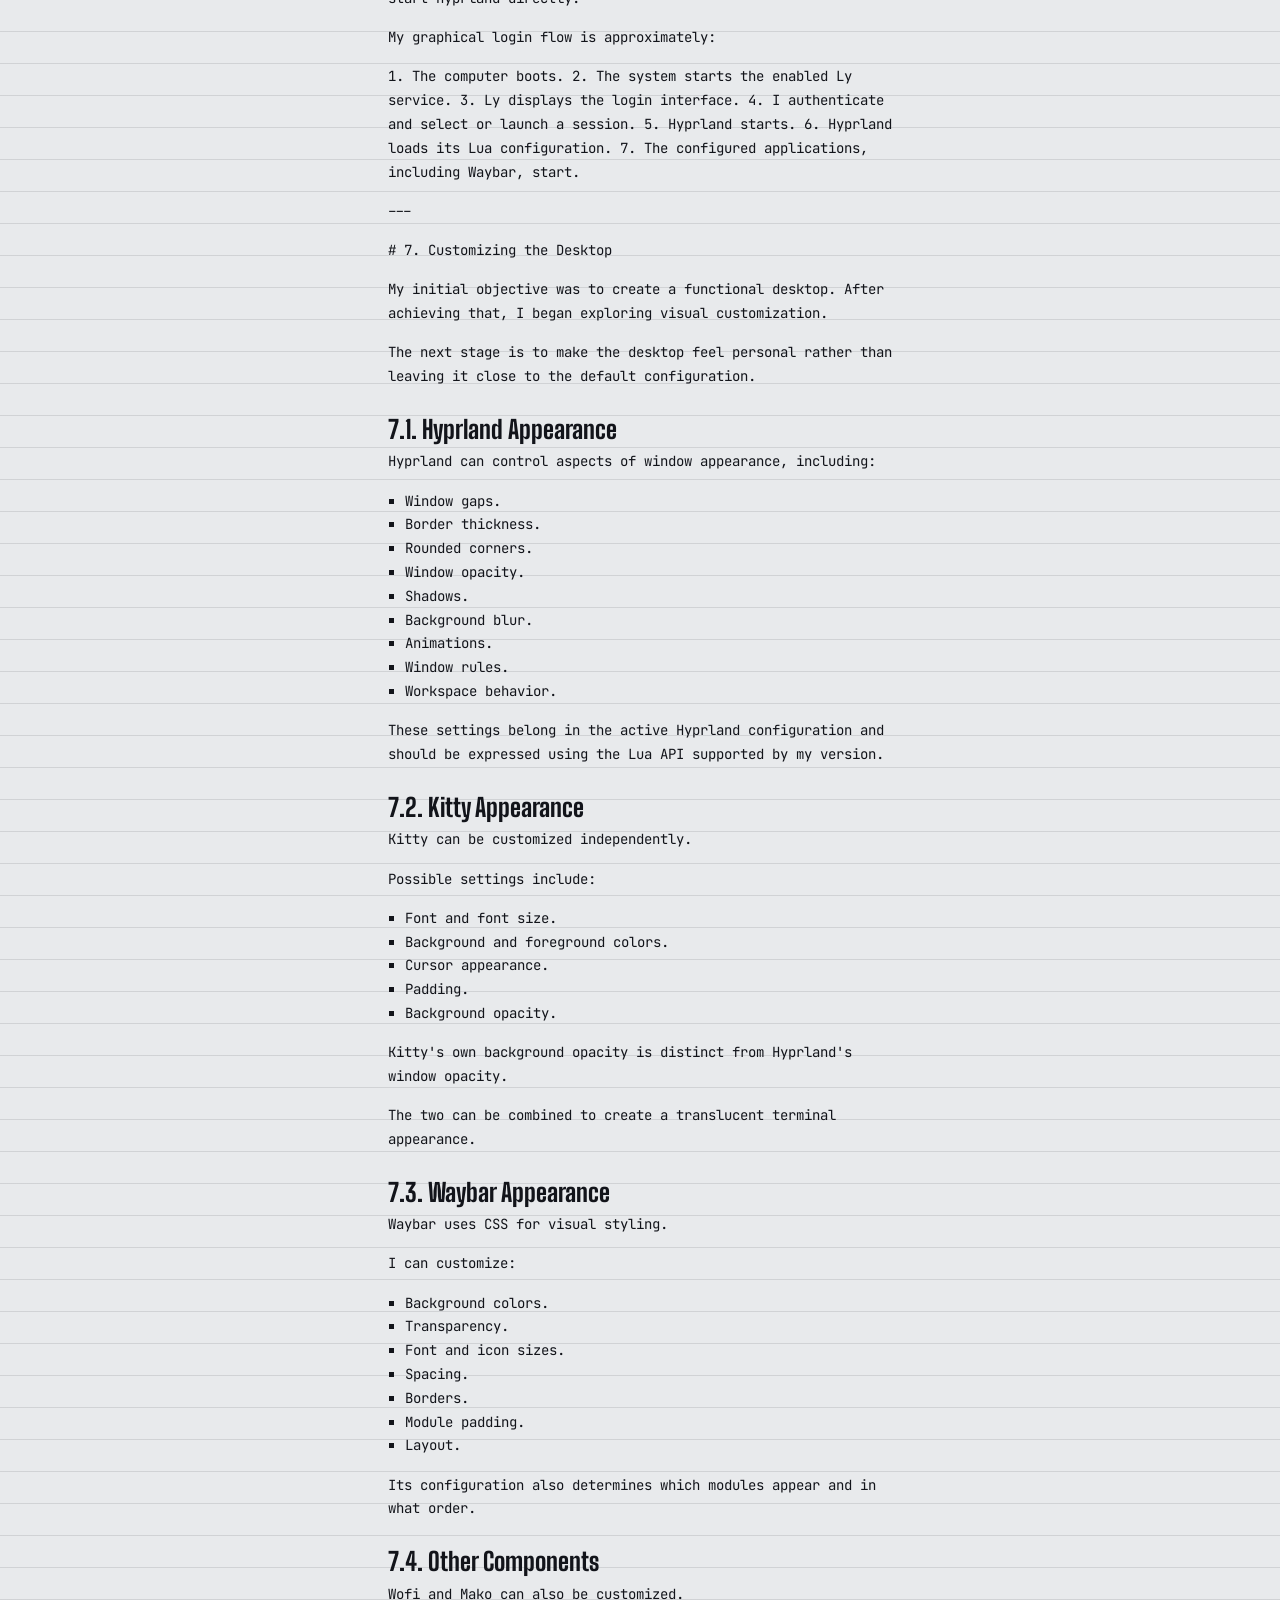
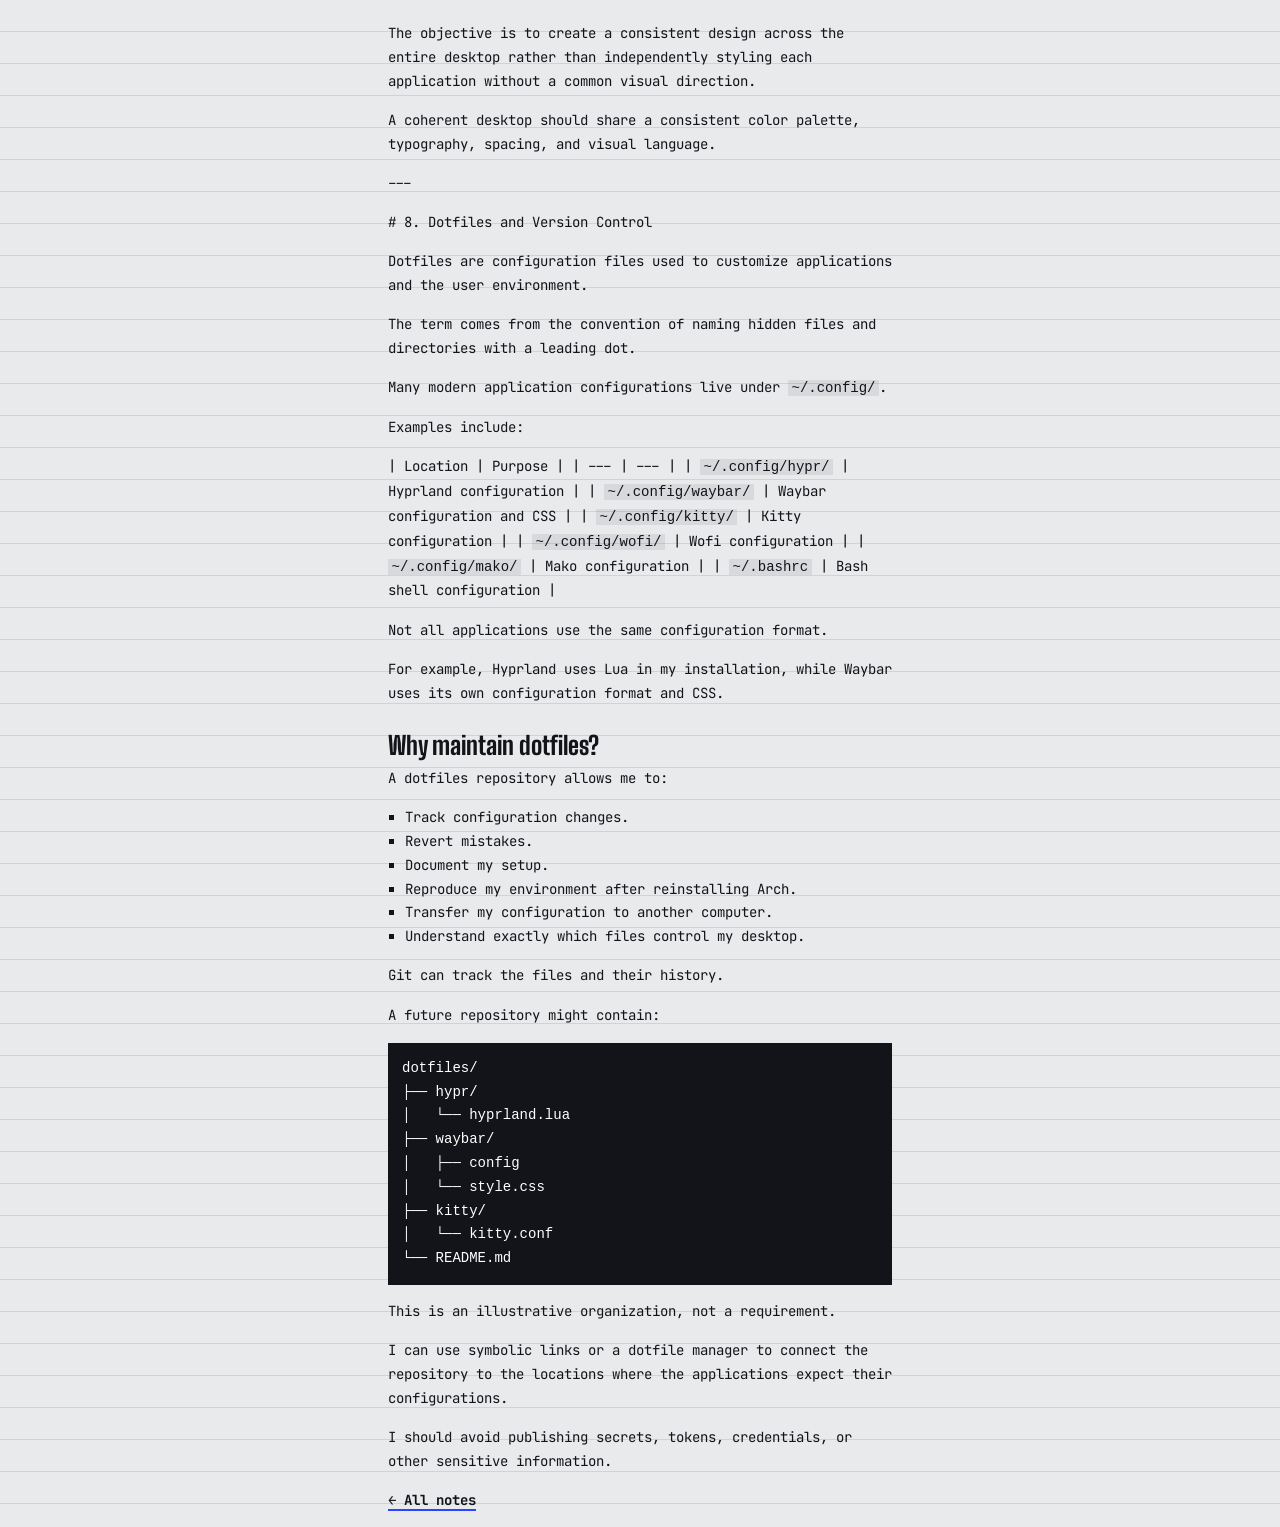
<file: notes/arch-linux-installation-hyprland-and-custom-desktop-journey.html>
<!doctype html>
<!-- GENERATED by admin/build.js from content/notes.json — edit the note in the admin panel, not this file. -->
<html lang="en" data-page="article"><head><meta charset="utf-8"><meta name="viewport" content="width=device-width,initial-scale=1"><title>Building a personal Arch Linux · Jorge Cotera</title>
<link rel="preconnect" href="https://fonts.googleapis.com"><link rel="preconnect" href="https://fonts.gstatic.com" crossorigin>
<link rel="stylesheet" href="https://fonts.googleapis.com/css2?family=Big+Shoulders+Display:wght@800;900&family=JetBrains+Mono:wght@400;700&display=swap"><link rel="stylesheet" href="../style.css"><script src="../transitions.js"></script></head>
<body>
<header class="top"><a href="../index.html">jorchdev:~$</a><a href="../work.html">work</a><a href="../notes.html" aria-current="page">notes</a><a href="../about.html">about</a><a href="../contact.html">contact</a></header>
<main class="pad article"><p class="meta">Build log · 2026-10-15</p><h1>Building a personal Arch Linux</h1>
<p>**Operating system:** Arch Linux</p>
<p>**Desktop compositor:** Hyprland</p>
<p>**Display protocol:** Wayland</p>
<p>**Display manager:** Ly</p>
<p>**Terminal emulator:** Kitty</p>
<p>**File manager:** Dolphin</p>
<p>**Status bar:** Waybar</p>
<h2>1. Project Goal</h2>
<p>My goal is to build a custom Arch Linux system from the ground up while learning how Linux works internally.</p>
<p>Rather than installing a complete desktop environment such as KDE Plasma or GNOME, I want to assemble my own graphical environment from individual components.</p>
<p>I want to understand what each component does, how the components interact, and how to configure the system without depending on blindly copied configurations.</p>
<p>My long-term objectives are to:</p>
<ul><li>Understand the Arch Linux installation and boot process.</li><li>Configure and maintain my own Linux system.</li><li>Build a customized Wayland desktop using Hyprland.</li><li>Learn how Linux services, processes, permissions, and configuration files work.</li><li>Customize window management, transparency, animations, colors, fonts, and application launchers.</li><li>Manage my desktop configuration through dotfiles and Git.</li><li>Make the system reproducible so I can restore it after reinstalling Arch or transfer it to another computer.</li><li>Keep the installation minimal and understand why each package is installed.</li></ul>
<p>I also want to use this project to deepen my knowledge of Linux administration, which is relevant to my longer-term interest in cybersecurity.</p>
<p>---</p>
<p># 2. First Arch Linux Installation</p>
<h2>2.1. Partitioning and Filesystems</h2>
<p>I installed Arch Linux manually on my laptop, replacing Windows 11.</p>
<p>I did not need to preserve the previous operating system or its data.</p>
<p>I used a GPT partition table and created two main partitions:</p>
<p>| Partition | Filesystem | Mount point | Purpose | | --- | --- | --- | --- | | EFI System Partition | FAT32 | <code>/boot</code> | Stores UEFI bootloader files | | Root partition | ext4 | <code>/</code> | Stores the Linux filesystem and installed system |</p>
<p>The EFI partition was approximately 1 GiB.</p>
<p>I mounted the root filesystem under <code>/mnt</code> and mounted the EFI partition at <code>/mnt/boot</code> before installing the base system.</p>
<p>### What I learned</p>
<p>The EFI System Partition is used by UEFI firmware to locate and execute bootloaders.</p>
<p>The root filesystem contains the Linux operating system, including system files, configuration files, installed applications, and user directories.</p>
<p>The mount point <code>/boot</code> determines where the EFI partition is accessible inside the installed system.</p>
<h2>2.2. Installing the Base System</h2>
<p>I installed the essential packages:</p>
<ul><li><code>base</code></li><li><code>linux</code></li><li><code>linux-firmware</code></li><li><code>networkmanager</code></li><li><code>sudo</code></li><li><code>nano</code></li><li><code>man-db</code></li><li><code>man-pages</code></li></ul>
<p>I generated <code>/etc/fstab</code> to define the filesystems that should be mounted during boot.</p>
<p>I then entered the new installation using <code>arch-chroot</code>.</p>
<h2>2.3. Initial System Configuration</h2>
<p>Inside the installed system, I configured:</p>
<ul><li>The timezone for Costa Rica.</li><li>The system locale.</li><li>The hostname: <code>archbook</code>.</li><li>The <code>/etc/hosts</code> file.</li><li>The root password.</li><li>A regular user named <code>Jorch</code>.</li><li>NetworkManager.</li></ul>
<p>I enabled NetworkManager so the network service would start automatically.</p>
<h2>2.4. Bootloader Installation</h2>
<p>I installed GRUB for UEFI booting using:</p>
<p><code>grub-install --target=x86_64-efi --efi-directory=/boot --bootloader-id=ArchLinux</code></p>
<p>I generated the GRUB configuration and rebooted.</p>
<p>The first boot exposed a problem: the UEFI boot menu still contained entries from previous operating systems, including Kali Linux and Windows.</p>
<p>I inspected the UEFI boot entries and the files under <code>/boot</code>, then removed the obsolete entries.</p>
<p>After that, Arch Linux booted successfully.</p>
<p>### Result</p>
<p>I had a working minimal Arch Linux installation with:</p>
<ul><li>A correctly mounted root filesystem.</li><li>An EFI System Partition.</li><li>GRUB configured for UEFI.</li><li>A regular user account.</li><li>Networking.</li><li>Basic system administration tools.</li></ul>
<p>---</p>
<p># 3. Building a Custom Graphical Environment</p>
<p>After completing the base installation, I decided to build my own desktop rather than install a full desktop environment.</p>
<p>I chose Hyprland because it provides a customizable Wayland compositor with dynamic window management, animations, workspaces, and extensive configuration options.</p>
<h2>3.1. Components Installed</h2>
<p>| Component | Role | Status | | --- | --- | --- | | Hyprland | Wayland compositor and window manager | Installed | | Kitty | Terminal emulator | Installed | | Dolphin | Graphical file manager | Installed | | Waybar | Customizable status bar | Installed | | Ly | Terminal-based display manager | Installed and enabled | | Wofi | Application launcher | Installed  | | Mako | Notification daemon | Installed  |</p>
<p>Some supporting components were also installed or tested during the setup process.</p>
<p>The exact package list should be reviewed before the next installation.</p>
<h2>3.2. Understanding the Components</h2>
<p>### Hyprland</p>
<p>Hyprland manages application windows and composites their graphical output into the Wayland session.</p>
<p>It is responsible for:</p>
<ul><li>Window placement.</li><li>Workspaces.</li><li>Keyboard shortcuts.</li><li>Window focus.</li><li>Animations.</li><li>Window decorations.</li><li>Visual effects such as opacity and blur.</li></ul>
<p>Hyprland is not a complete desktop environment by itself. Other applications and services provide functionality such as file management, notifications, application launching, and status information.</p>
<p>### Kitty</p>
<p>Kitty is a terminal emulator.</p>
<p>It provides a graphical interface in which I can run a shell such as Bash.</p>
<p>Kitty has its own configuration file, which can control its font, colors, cursor, padding, and background opacity.</p>
<p>### Dolphin</p>
<p>Dolphin is a graphical file manager from the KDE ecosystem.</p>
<p>It can run under Hyprland without requiring the entire KDE Plasma desktop.</p>
<p>It provides a graphical interface for navigating directories and managing files.</p>
<p>### Waybar</p>
<p>Waybar is a customizable status bar for Wayland compositors.</p>
<p>It can display:</p>
<ul><li>Workspaces.</li><li>The current time and date.</li><li>Battery status.</li><li>Network information.</li><li>Audio volume.</li><li>System information.</li></ul>
<p>Waybar uses its own configuration and CSS styling. Its appearance is separate from Hyprland&#39;s window decorations.</p>
<p>### Ly</p>
<p>Ly is a display manager that provides a text-based login interface.</p>
<p>I installed Ly and enabled its system service.</p>
<p>This allows me to log in and start my graphical session without manually launching Hyprland from a TTY each time.</p>
<p>### Wofi</p>
<p>Wofi provides an application launcher.</p>
<p>It can display applications discovered through desktop entries and can be assigned a keyboard shortcut in Hyprland.</p>
<p>### Mako</p>
<p>Mako is a notification daemon for Wayland.</p>
<p>It manages desktop notifications and supports customization of their appearance and behavior.</p>
<p>---</p>
<p># 4. Hyprland Configuration: An Important Discovery</p>
<p>This was one of the most important lessons from my first installation.</p>
<h2>4.1. Hyprland Uses Lua in My Installation</h2>
<p>My installed version of Hyprland uses the newer Lua configuration system.</p>
<p>The standard configuration path is:</p>
<p><code>~/.config/hypr/hyprland.lua</code></p>
<p>This is different from the older configuration format:</p>
<p><code>~/.config/hypr/hyprland.conf</code></p>
<p>Hyprland 0.55 introduced Lua configuration, and the legacy configuration format is deprecated in favor of Lua.</p>
<p>The existence of an older <code>.conf</code> file does not mean that it is the active configuration.</p>
<p>In the newer system, if <code>hyprland.lua</code> exists, Hyprland loads it instead of the legacy <code>.conf</code> configuration when the compositor starts.</p>
<p>Therefore, the correct configuration format depends on the installed Hyprland version.</p>
<p>**My installation uses Lua, so I should use the Lua configuration API rather than copying instructions written for the legacy configuration format.**</p>
<p>Official reference: Hyprland configuration documentation.</p>
<h2>4.2. My Configuration Troubleshooting Experience</h2>
<p>Initially, I assumed Hyprland used <code>hyprland.conf</code>.</p>
<p>I attempted to create and modify a <code>.conf</code> file, but my changes did not affect the running desktop.</p>
<p>I investigated the problem using commands such as:</p>
<p><code>hyprctl reload</code></p>
<p><code>hyprctl configerrors</code></p>
<p><code>hyprctl getoption general:gaps_out</code></p>
<p>I also checked environment variables and attempted to inspect the running Hyprland process.</p>
<p>During this process, I discovered that the configuration file had been placed in the wrong directory.</p>
<p>I also discovered that the Lua file was the configuration actually controlling my desktop.</p>
<p>The Lua configuration contained a setting that kept <code>gaps_out</code> at <code>20</code>, which explained why the active value remained unchanged when I modified the unrelated <code>.conf</code> file.</p>
<p>Once I corrected the configuration and its syntax, I was able to change settings and launch Waybar through the configuration.</p>
<p>### What I learned</p>
<p>A configuration file can exist without being the file that an application actually uses.</p>
<p>When troubleshooting configuration problems, I should verify:</p>
<p>1. Which configuration format my installed software version uses. 2. Where the active configuration is located. 3. Whether other files or modules override settings. 4. Whether the application reports configuration errors. 5. Whether the running application has loaded the expected values.</p>
<p>I should identify the active configuration before creating a new one.</p>
<h2>4.3. Basic Lua Configuration Structure</h2>
<p>Hyprland&#39;s Lua configuration uses the <code>hl</code> API.</p>
<p>For example, the configuration API has the following general structure:</p>
<pre><code>hl.config({
    general = {
        gaps_in = 5,
        gaps_out = 20,
        border_size = 2,
    },
})</code></pre>
<p>This example configures window spacing and border thickness.</p>
<p>The important point is that the settings are expressed as Lua tables passed to <code>hl.config()</code>.</p>
<p>The legacy syntax:</p>
<pre><code>general {
    gaps_in = 5
    gaps_out = 20
}</code></pre>
<p>belongs to the older configuration format and should not be copied directly into a Lua file.</p>
<p>Lua also supports ordinary programming features such as variables, functions, conditionals, and modules.</p>
<p>This makes it possible to build a more sophisticated desktop configuration than a simple list of settings.</p>
<p>**Note:** The example above illustrates the configuration API. Before using additional functions or options, I should consult the documentation for my installed Hyprland version.</p>
<p>---</p>
<p># 5. Starting Applications Automatically</p>
<p>Once I had a working Hyprland session, I wanted applications such as Waybar to launch automatically.</p>
<p>I configured the Lua file to start the necessary applications.</p>
<p>This allowed me to launch Hyprland and obtain a graphical desktop with Waybar running automatically.</p>
<p>I also verified that Dolphin and the other applications could run manually.</p>
<h2>Important distinction: installation versus configuration</h2>
<p>Installing a package does not necessarily make it run automatically.</p>
<p>For example:</p>
<ul><li>Installing Waybar provides the executable.</li><li>Configuring Hyprland to launch Waybar starts it with the graphical session.</li><li>Configuring Waybar determines which modules it displays and how they look.</li></ul>
<p>These are separate responsibilities.</p>
<p>The same principle applies to notifications, audio services, network applets, and other desktop components.</p>
<p>---</p>
<p># 6. Understanding Ly</p>
<p>During my configuration work, I encountered an <code>xinitrc</code> file and wondered whether I should remove it.</p>
<p>The important distinction is between starting an X11 session manually and starting a Wayland session through a display manager.</p>
<h2>6.1 What Is Ly?</h2>
<p>Ly is a display manager that provides a login interface.</p>
<p>In my installation, I enabled its service so I could log in and start Hyprland directly.</p>
<p>My graphical login flow is approximately:</p>
<p>1. The computer boots. 2. The system starts the enabled Ly service. 3. Ly displays the login interface. 4. I authenticate and select or launch a session. 5. Hyprland starts. 6. Hyprland loads its Lua configuration. 7. The configured applications, including Waybar, start.</p>
<p>---</p>
<p># 7. Customizing the Desktop</p>
<p>My initial objective was to create a functional desktop. After achieving that, I began exploring visual customization.</p>
<p>The next stage is to make the desktop feel personal rather than leaving it close to the default configuration.</p>
<h2>7.1. Hyprland Appearance</h2>
<p>Hyprland can control aspects of window appearance, including:</p>
<ul><li>Window gaps.</li><li>Border thickness.</li><li>Rounded corners.</li><li>Window opacity.</li><li>Shadows.</li><li>Background blur.</li><li>Animations.</li><li>Window rules.</li><li>Workspace behavior.</li></ul>
<p>These settings belong in the active Hyprland configuration and should be expressed using the Lua API supported by my version.</p>
<h2>7.2. Kitty Appearance</h2>
<p>Kitty can be customized independently.</p>
<p>Possible settings include:</p>
<ul><li>Font and font size.</li><li>Background and foreground colors.</li><li>Cursor appearance.</li><li>Padding.</li><li>Background opacity.</li></ul>
<p>Kitty&#39;s own background opacity is distinct from Hyprland&#39;s window opacity.</p>
<p>The two can be combined to create a translucent terminal appearance.</p>
<h2>7.3. Waybar Appearance</h2>
<p>Waybar uses CSS for visual styling.</p>
<p>I can customize:</p>
<ul><li>Background colors.</li><li>Transparency.</li><li>Font and icon sizes.</li><li>Spacing.</li><li>Borders.</li><li>Module padding.</li><li>Layout.</li></ul>
<p>Its configuration also determines which modules appear and in what order.</p>
<h2>7.4. Other Components</h2>
<p>Wofi and Mako can also be customized.</p>
<p>The objective is to create a consistent design across the entire desktop rather than independently styling each application without a common visual direction.</p>
<p>A coherent desktop should share a consistent color palette, typography, spacing, and visual language.</p>
<p>---</p>
<p># 8. Dotfiles and Version Control</p>
<p>Dotfiles are configuration files used to customize applications and the user environment.</p>
<p>The term comes from the convention of naming hidden files and directories with a leading dot.</p>
<p>Many modern application configurations live under <code>~/.config/</code>.</p>
<p>Examples include:</p>
<p>| Location | Purpose | | --- | --- | | <code>~/.config/hypr/</code> | Hyprland configuration | | <code>~/.config/waybar/</code> | Waybar configuration and CSS | | <code>~/.config/kitty/</code> | Kitty configuration | | <code>~/.config/wofi/</code> | Wofi configuration | | <code>~/.config/mako/</code> | Mako configuration | | <code>~/.bashrc</code> | Bash shell configuration |</p>
<p>Not all applications use the same configuration format.</p>
<p>For example, Hyprland uses Lua in my installation, while Waybar uses its own configuration format and CSS.</p>
<h2>Why maintain dotfiles?</h2>
<p>A dotfiles repository allows me to:</p>
<ul><li>Track configuration changes.</li><li>Revert mistakes.</li><li>Document my setup.</li><li>Reproduce my environment after reinstalling Arch.</li><li>Transfer my configuration to another computer.</li><li>Understand exactly which files control my desktop.</li></ul>
<p>Git can track the files and their history.</p>
<p>A future repository might contain:</p>
<pre><code>dotfiles/
├── hypr/
│   └── hyprland.lua
├── waybar/
│   ├── config
│   └── style.css
├── kitty/
│   └── kitty.conf
└── README.md</code></pre>
<p>This is an illustrative organization, not a requirement.</p>
<p>I can use symbolic links or a dotfile manager to connect the repository to the locations where the applications expect their configurations.</p>
<p>I should avoid publishing secrets, tokens, credentials, or other sensitive information.</p>
<p><a class="back" href="../notes.html">← All notes</a></p></main>
</body></html>
</file>
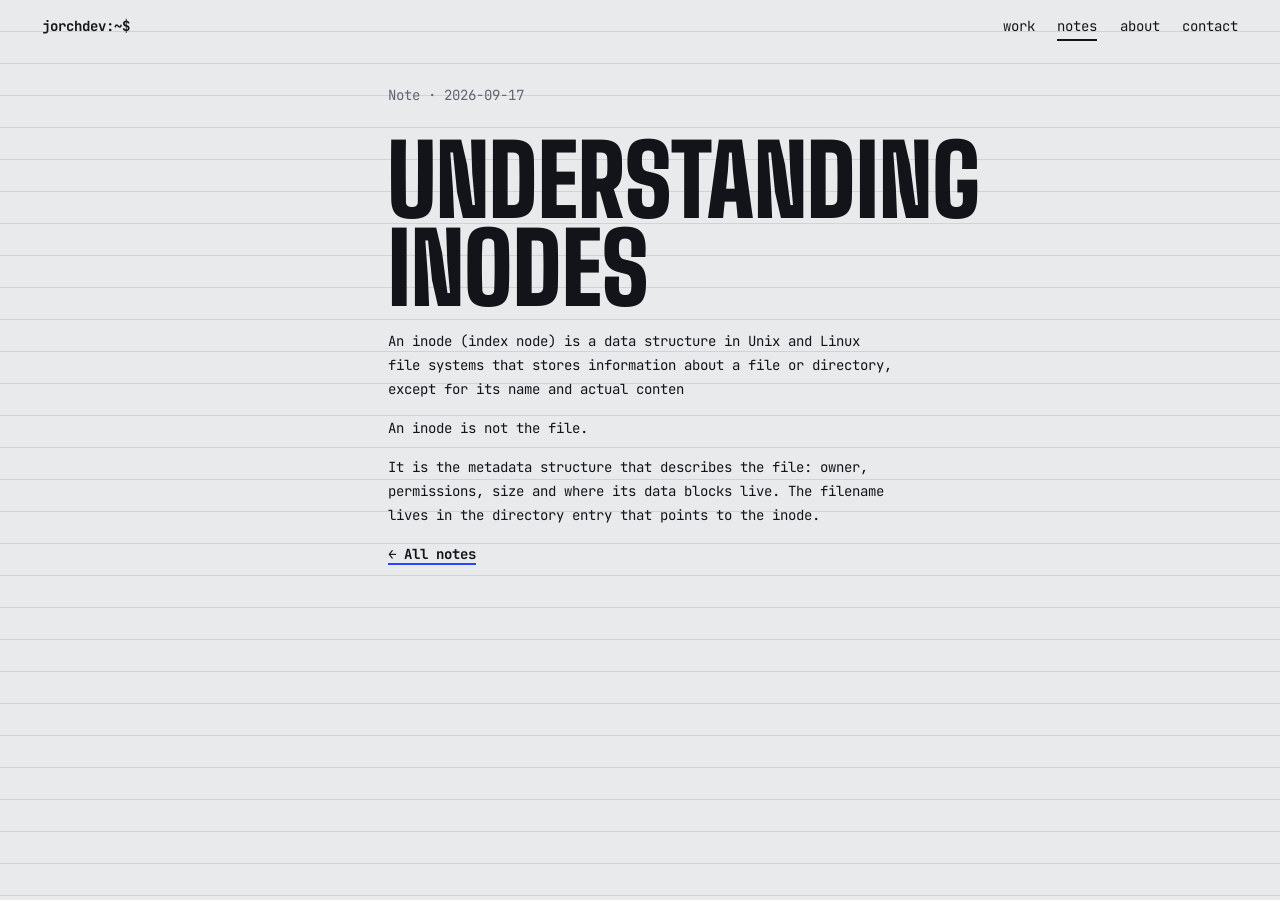
<file: notes/understanding-inodes.html>
<!doctype html>
<!-- GENERATED by admin/build.js from content/notes.json — edit the note in the admin panel, not this file. -->
<html lang="en" data-page="article"><head><meta charset="utf-8"><meta name="viewport" content="width=device-width,initial-scale=1"><title>Understanding inodes · Jorge Cotera</title>
<link rel="preconnect" href="https://fonts.googleapis.com"><link rel="preconnect" href="https://fonts.gstatic.com" crossorigin>
<link rel="stylesheet" href="https://fonts.googleapis.com/css2?family=Big+Shoulders+Display:wght@800;900&family=JetBrains+Mono:wght@400;700&display=swap"><link rel="stylesheet" href="../style.css"><script src="../transitions.js"></script></head>
<body>
<header class="top"><a href="../index.html">jorchdev:~$</a><a href="../work.html">work</a><a href="../notes.html" aria-current="page">notes</a><a href="../about.html">about</a><a href="../contact.html">contact</a></header>
<main class="pad article"><p class="meta">Note · 2026-09-17</p><h1>Understanding inodes</h1>
<p>An inode (index node) is a data structure in Unix and Linux file systems that stores information about a file or directory, except for its name and actual conten</p>
<p>An inode is not the file.</p>
<p>It is the metadata structure that describes the file: owner, permissions, size and where its data blocks live. The filename lives in the directory entry that points to the inode.</p>
<p><a class="back" href="../notes.html">← All notes</a></p></main>
</body></html>
</file>
<file: style.css>
/* style.css — hoja única del sitio. Ver DOCS.md para el mapa completo de cómo se logra cada animación.
   Secciones: base · nav compartido · currently · HOME · WORK · NOTES · ABOUT · CONTACT · TRANSICIONES DE PÁGINA */
@view-transition {
   navigation: auto
}

/* activa las transiciones entre documentos; las dos páginas deben tenerlo */
:root {
   --ink: #12141a;
   --paper: #e8eaec;
   --blue: #2b44ff;
   --mute: #5f6572;
   --line: #12141a1c;
   --disp: "Big Shoulders Display", "Arial Narrow", Impact, sans-serif;
   --mono: "JetBrains Mono", ui-monospace, Menlo, monospace
}

* {
   box-sizing: border-box;
   margin: 0;
   padding: 0
}

html {
   background: var(--paper);
   color: var(--ink);
   font: 400 14px/1.7 var(--mono);
   scroll-behavior: smooth
}

body {
   min-height: 100svh;
   background: repeating-linear-gradient(transparent 0 31px, var(--line) 31px 32px)
}

a {
   color: inherit;
   text-decoration: none
}

a:focus-visible {
   outline: 2px solid var(--blue);
   outline-offset: 4px
}

ul,
ol {
   list-style: none
}

/* Tipografía display gigante: se reutiliza en todos los títulos; cada página sobreescribe el tamaño */
.giant {
   font: 900 clamp(5rem, 20vw, 19rem)/.8 var(--disp);
   letter-spacing: -.02em;
   text-transform: uppercase
}

.pad {
   padding: 6rem clamp(1rem, 4vw, 3rem) 3rem
}

/* shared nav */
/* Nav fijo compartido. mix-blend-mode:difference invierte el color según lo que haya detrás (sirve sobre claro y oscuro) */
.top {
   position: fixed;
   inset: 0 0 auto;
   z-index: 9;
   display: flex;
   flex-wrap: wrap;
   gap: .3rem 1.6rem;
   padding: 1rem clamp(1rem, 4vw, 3rem);
   color: #fff;
   mix-blend-mode: difference
}

.top a:first-child {
   font-weight: 700;
   margin-right: auto
}

.top a {
   padding: .1rem 0;
   background: linear-gradient(currentColor, currentColor) 0 100%/0 2px no-repeat;
   transition: background-size .25s
}

.top a:hover,
.top [aria-current] {
   background-size: 100% 2px
}

/* currently */
.cur {
   display: grid;
   font-size: 12px;
   line-height: 1.6;
   color: var(--mute);
   border-left: 2px solid var(--blue);
   padding-left: .8rem
}

.dot {
   display: inline-block;
   width: .6em;
   height: .6em;
   margin: 0 .2em;
   border-radius: 50%;
   background: #1fb25a;
   animation: pulse 2.4s infinite
}

.dot.off {
   background: var(--mute);
   animation: none
}

/* estado offline */
@keyframes pulse {
   50% {
      opacity: .25
   }
}

/* HOME */
/* .rel = contenedor del contenido del home (fijo, tamaño de ventana). Filas minmax(0,1fr): el pie nunca se sale de la pantalla; el hero se encoge con el zoom */
.home .rel {
   position: fixed;
   inset: 0;
   display: grid;
   grid-template-rows: minmax(0, 1fr) auto;
   padding: clamp(1rem, 4vw, 3rem);
   overflow: hidden
}

.hero {
   align-self: center;
   display: grid;
   gap: 1.6rem
}

.name {
   font-size: clamp(4rem, min(20vw, 22vh), 19rem);
   transform: rotate(-4deg);
   transform-origin: left bottom;
   margin-bottom: .4em
}

/* Entrada del nombre: revela con clip-path (slam). El 2º span llega .14s después */
.name span {
   display: block;
   animation: slam 1s cubic-bezier(.7, 0, .2, 1) both
}

.name span+span {
   margin-left: 12vw;
   animation-delay: .14s
}

@keyframes slam {
   from {
      clip-path: inset(0 100% 0 0);
      translate: -6% 0
   }

   to {
      clip-path: inset(0);
      translate: 0
   }
}

/* Respaldo sin JS: si el home llega mediante una transición de página, no se reproduce el slam */
@supports selector(:active-view-transition) {
   html:active-view-transition .name span {
      animation: none
   }
}

/* html.no-intro lo pone transitions.js cuando llegas al home desde otra página del sitio (o con atrás/adelante): sin slam. Carga directa o recarga: sí hay slam. */
html.no-intro .name span {
   animation: none
}

.role {
   margin-left: min(30vw, 26rem);
   font: 800 clamp(1.4rem, 3vw, 2.4rem)/1 var(--disp);
   letter-spacing: .06em
}

.cmd,
.links {
   width: min(34rem, 100%)
}

.cmd {
   display: flex;
   align-items: center;
   gap: .6rem;
   border: 2px solid var(--ink);
   background: var(--paper);
   padding: .5rem .9rem;
   min-height: 3rem
}

.cmd .p {
   color: var(--blue);
   font-weight: 700
}

.cmd .c {
   width: .6em;
   height: 1.1em;
   background: var(--ink);
   animation: blink 1s steps(1) infinite
}

@keyframes blink {
   50% {
      opacity: 0
   }
}

/* Comandos "tecleados": ocultos hasta que su enlace tiene hover/focus; al pasar a display:block la animación type se reinicia (steps = efecto máquina de escribir) */
.t {
   display: none;
   overflow: hidden;
   white-space: nowrap;
   border-right: 2px solid;
   animation: type .4s steps(9) both
}

@keyframes type {
   from {
      max-width: 0
   }

   to {
      max-width: var(--n)
   }
}

.links {
   display: flex;
   justify-content: space-between;
   margin-top: 1.7rem;
   padding: 0 .9rem
}

/* PLACA estilo menú de Persona (solo los botones .links a del home):
   ::before = plano negro asimétrico (clip-path --shape, distinto por botón) con degradado; ::after = "sombra" azul desplazada detrás.
   En hover/foco la placa crece, se inclina y aparece la sombra. */
.links a {
   --shape: polygon(0 12%, 96% 0, 100% 88%, 4% 100%);
   position: relative;
   isolation: isolate;
   color: #fff
}

.links a::before,
.links a::after {
   content: "";
   position: absolute;
   inset: -.45rem -.9rem;
   z-index: -1;
   clip-path: var(--shape);
   transition: scale .25s cubic-bezier(.3, 1.6, .5, 1), rotate .25s, translate .25s, opacity .25s
}

.links a::before {
   background: linear-gradient(100deg, var(--ink) 55%, #323848)
}

.links a::after {
   z-index: -2;
   background: var(--blue);
   opacity: 0
}

.links a {
   display: inline-block;
   font-weight: 700;
   padding: .3rem .2rem
}

.links a:nth-child(2) {
   --shape: polygon(4% 0, 100% 14%, 94% 100%, 0 84%)
}

.links a:nth-child(3) {
   --shape: polygon(0 0, 100% 8%, 97% 100%, 3% 90%)
}

.links a:nth-child(4) {
   --shape: polygon(3% 10%, 100% 0, 95% 88%, 0 100%)
}

.links a:is(:hover, :focus-visible)::before,
.links a:is(:hover, :focus-visible)::after,
.x {
   scale: 1.12 1.3;
   rotate: -2deg
}

.links a:is(:hover, :focus-visible)::after {
   opacity: 1;
   translate: .4rem .45rem
}

/* :has() en .home ata cada enlace .lN con su comando .tN (y oculta el cursor .c) sin JS */
.home:has(.l1:is(:hover, :focus-visible)) .c,
.home:has(.l2:is(:hover, :focus-visible)) .c,
.home:has(.l3:is(:hover, :focus-visible)) .c,
.home:has(.l4:is(:hover, :focus-visible)) .c {
   display: none
}

.home:has(.l1:is(:hover, :focus-visible)) .t1,
.home:has(.l2:is(:hover, :focus-visible)) .t2,
.home:has(.l3:is(:hover, :focus-visible)) .t3,
.home:has(.l4:is(:hover, :focus-visible)) .t4 {
   display: inline-block
}

.foot {
   display: flex;
   justify-content: flex-end;
   align-items: flex-end
}

.foot .cur {
   margin-right: clamp(1rem, 6vw, 6rem)
}

/* WORK */
/* timeline-scope en body: deja que .pn (fuera de .rail) lea el scroll de .rail para girar el tambor */
body {
   timeline-scope: --rail
}

.rail {
   scroll-timeline: --rail x;
   display: flex;
   height: 100svh;
   overflow-x: auto;
   scroll-snap-type: x mandatory;
   scroll-behavior: smooth
}

.slide {
   position: relative;
   flex: 0 0 100vw;
   scroll-snap-align: start;
   background: var(--bg);
   color: #fff;
   perspective: 1100px;
   overflow: hidden
}

/* Diagonal: panel claro recortado con clip-path; --bg (inline por slide) cambia el color de cada proyecto */
.slide::before {
   content: "";
   position: absolute;
   inset: 0;
   background: var(--paper);
   clip-path: polygon(50% 0, 100% 0, 100% 100%, 36% 100%)
}

.in {
   position: relative;
   height: 100%;
   display: grid;
   grid-template-columns: 1fr 1.1fr;
   grid-template-rows: minmax(0, 1fr);
   gap: 2rem;
   padding: 6rem clamp(1rem, 4vw, 3rem) 11rem
}

.l {
   align-self: center;
   transform: rotate(-12deg);
   transform-origin: left bottom
}

.l .giant {
   font-size: clamp(4rem, 14vw, 13rem)
}

.pname {
   display: inline-block;
   margin-top: .6rem;
   font: 800 clamp(1.6rem, 4vw, 3.4rem)/1 var(--disp);
   letter-spacing: .04em;
   background: repeating-linear-gradient(-55deg, #fff5 0 2px, transparent 2px 7px);
   padding: .3rem .8rem
}

.r {
   color: var(--ink);
   align-self: center;
   min-height: 0;
   max-height: 100%;
   overflow-y: auto;
   display: grid;
   gap: 1.4rem;
   justify-items: start;
   padding-left: clamp(0rem, 6vw, 5rem)
}

/* Contenido opcional del proyecto (lo genera admin/build.js): imagen del diagrama primero, luego el resumen en Markdown, luego la ficha */
.diagram {
   display: block;
   max-width: min(30rem, 100%);
   max-height: 38vh;
   object-fit: contain
}

.sum {
   max-width: 30rem
}

.sum p,
.sum ul,
.sum pre {
   margin-bottom: .8rem
}

.sum ul {
   padding-left: 1.1rem;
   list-style: square
}

.sum h2 {
   font: 800 1.5rem/1 var(--disp);
   margin: .8rem 0 .3rem
}

.sum code {
   background: #12141a14;
   padding: 0 .25em
}

.sum pre {
   background: var(--ink);
   color: #fff;
   padding: .7rem;
   overflow-x: auto
}

.sum pre code {
   background: none;
   padding: 0
}

.meta {
   display: grid;
   gap: .3rem;
   width: min(26rem, 100%)
}

.meta div {
   display: grid;
   grid-template-columns: 6rem 1fr;
   align-items: center
}

.meta dt {
   color: var(--mute)
}

/* Barra rayada: --w (inline) es el porcentaje relleno */
.bar {
   display: block;
   height: .9rem;
   width: 100%;
   border: 2px solid var(--ink);
   background: repeating-linear-gradient(135deg, var(--ink) 0 3px, transparent 3px 7px) 0/var(--w) 100% no-repeat
}

/* Menú de proyectos 3D. --R radio del cilindro, --w ancho de placa. Perspective en .pn, preserve-3d en .drum; cada a se coloca con rotateY(--i*26deg) translateZ(--R).
   El tambor gira con el scroll de .rail (animation-timeline) y "lit" resalta la placa activa. Sin soporte de scroll-timeline queda estático pero navegable. */
.pn {
   --R: clamp(14rem, 36vw, 24rem);
   --w: calc(var(--R)*.4);
   position: fixed;
   inset: auto 0 clamp(1.5rem, 5vh, 3.5rem);
   z-index: 9;
   height: 7.5rem;
   display: grid;
   place-items: center;
   perspective: 900px;
   color: #fff;
   mix-blend-mode: difference;
   font-weight: 700
}

.pn>span {
   position: absolute;
   top: 50%;
   translate: 0 -50%;
   font-size: 1.6rem
}

.pn>span:first-child {
   left: clamp(1rem, 4vw, 3rem)
}

.pn>span:last-child {
   right: clamp(1rem, 4vw, 3rem)
}

.drum {
   position: relative;
   width: 0;
   height: 3.8rem;
   transform-style: preserve-3d;
   transform: translateY(calc(var(--R)*-.156)) translateZ(calc(var(--R)*-1)) rotateX(-9deg)
}

.drum a {
   position: absolute;
   left: calc(var(--w)/-2);
   width: var(--w);
   height: 100%;
   display: grid;
   place-content: center;
   text-align: center;
   line-height: 1;
   border: 2px solid currentColor;
   backface-visibility: hidden;
   transform: rotateY(calc(var(--i)*26deg)) translateZ(var(--R));
   transition: background .2s, color .2s
}

.drum small {
   font-weight: 400;
   font-size: 11px
}

.drum b {
   font: 800 1.9rem/1 var(--disp)
}

.drum a:hover,
.drum a:focus-visible {
   background: #fff;
   color: #000
}

@supports (animation-timeline:scroll()) {
   .drum {
      animation: spin linear both;
      animation-timeline: --rail
   }

   .drum a {
      animation: lit linear both;
      animation-timeline: --rail;
      animation-range: calc((var(--i) - .5)*100%/(var(--n) - 1)) calc((var(--i) + .5)*100%/(var(--n) - 1))
   }

   @keyframes spin {
      from {
         transform: translateY(calc(var(--R)*-.156)) translateZ(calc(var(--R)*-1)) rotateX(-9deg) rotateY(0)
      }

      to {
         transform: translateY(calc(var(--R)*-.156)) translateZ(calc(var(--R)*-1)) rotateX(-9deg) rotateY(calc((var(--n) - 1)*-26deg))
      }
   }

   @keyframes lit {
      50% {
         background: #fff;
         color: #000;
         translate: 0 -.5rem 2.5rem
      }
   }
}

@supports (animation-timeline:view()) {
   .in {
      animation: tilt linear both;
      animation-timeline: view(inline)
   }

   @keyframes tilt {
      0% {
         transform: rotateY(38deg) translateX(18%) scale(.82);
         opacity: .2
      }

      50% {
         transform: none;
         opacity: 1
      }

      100% {
         transform: rotateY(-38deg) translateX(-18%) scale(.82);
         opacity: .2
      }
   }
}

/* Firefox (sin animation-timeline): el tambor gira al pulsar un proyecto (:target de #pN) en vez de con el scroll. */
@supports not (animation-timeline:scroll()) {
   .drum {
      transition: transform .6s cubic-bezier(.7, 0, .2, 1)
   }

   .drum a {
      transition: background .2s, color .2s, translate .4s
   }

   /* BUILD:drum-fallback */
   body:has(#p2:target) .drum {
      transform: translateY(calc(var(--R)*-.156)) translateZ(calc(var(--R)*-1)) rotateX(-9deg) rotateY(-26deg)
   }

   body:has(#p3:target) .drum {
      transform: translateY(calc(var(--R)*-.156)) translateZ(calc(var(--R)*-1)) rotateX(-9deg) rotateY(-52deg)
   }

   body:has(#p4:target) .drum {
      transform: translateY(calc(var(--R)*-.156)) translateZ(calc(var(--R)*-1)) rotateX(-9deg) rotateY(-78deg)
   }

   body:has(#p5:target) .drum {
      transform: translateY(calc(var(--R)*-.156)) translateZ(calc(var(--R)*-1)) rotateX(-9deg) rotateY(-104deg)
   }

   body:has(#p6:target) .drum {
      transform: translateY(calc(var(--R)*-.156)) translateZ(calc(var(--R)*-1)) rotateX(-9deg) rotateY(-130deg)
   }

   body:not(:has(:target)) .drum a:nth-child(1),
   body:has(#p1:target) .drum a:nth-child(1),
   body:has(#p2:target) .drum a:nth-child(2),
   body:has(#p3:target) .drum a:nth-child(3),
   body:has(#p4:target) .drum a:nth-child(4),
   body:has(#p5:target) .drum a:nth-child(5),
   body:has(#p6:target) .drum a:nth-child(6) {
      background: #fff;
      color: #000;
      translate: 0 -.5rem 2.5rem
   }

   /* /BUILD:drum-fallback */
}

/* NOTES — calendario 3D sin JS (jul 2026 → dic 2028).
   Radios #m0..#m29 van ANTES de .yr/.months/.feed; la regla #mN:checked~*{--s:N} inyecta el índice elegido (--s) en todos los hermanos siguientes.
   Cada label lleva su índice (--i). --k = --i − --s (posición respecto al mes elegido, 0 = centro): cada placa se desplaza en X, se aleja en Z
   y gira hacia el centro según --k, así que al pulsar un mes todo se re-centra con transition (entra uno por la derecha, sale otro por la izquierda). */
.notes input {
   position: absolute;
   opacity: 0;
   pointer-events: none
}

.notes input:focus-visible~.months {
   outline: 2px solid var(--blue);
   outline-offset: 6px
}

/* Año: un h1 por año; solo se muestra el del radio marcado (clases y26/y27/y28). Al pasar de display:none a block se reproduce "rise" */
.yr {
   display: none;
   animation: rise .45s cubic-bezier(.2, .7, .2, 1) both
}

.months {
   --w: clamp(6rem, 12vw, 9rem);
   position: relative;
   height: 5.5rem;
   margin-top: 1.5rem;
   perspective: 700px;
   overflow: hidden;
   border-bottom: 2px solid var(--ink)
}

.months>span {
   position: absolute;
   top: 1rem;
   z-index: 1;
   font: 800 1.9rem/1 var(--disp);
   color: var(--mute)
}

.months>span:first-child {
   left: 0
}

.months>span:last-child {
   right: 0
}

/* pointer-events:none en .ring: es un plano en z=0 y, con perspective, tapa a las etiquetas empujadas a z<0 (no se podían pulsar). Las etiquetas lo reactivan. */
.ring {
   position: absolute;
   inset: 0;
   transform-style: preserve-3d;
   pointer-events: none
}

/* --d distancia al mes elegido; --a = 1 solo en el activo (azul + ^). La opacidad y la escala caen con la distancia */
.ring label {
   --k: calc(var(--i) - var(--s));
   --d: max(var(--k), calc(var(--k)*-1));
   --a: clamp(0, calc(1 - var(--d)), 1);
   position: absolute;
   left: calc(50% - var(--w)/2);
   top: 1rem;
   width: var(--w);
   text-align: center;
   cursor: pointer;
   pointer-events: auto;
   font: 800 clamp(1.1rem, 2.6vw, 1.9rem)/1 var(--disp);
   letter-spacing: .05em;
   color: color-mix(in srgb, var(--blue) calc(var(--a)*100%), var(--mute));
   transform: translateX(calc(var(--k)*var(--w)*1.5)) translateZ(calc(var(--d)*-2rem)) rotateY(clamp(-50deg, calc(var(--k)*-24deg), 50deg));
   scale: calc(1 + var(--a)*.2);
   opacity: calc(1.15 - var(--d)*.22);
   transition: transform .55s cubic-bezier(.7, 0, .2, 1), scale .4s, opacity .4s, color .3s
}

.ring label:hover {
   color: color-mix(in srgb, var(--blue) calc(var(--a)*100%), var(--ink))
}

.ring label::after {
   content: "^";
   position: absolute;
   left: 50%;
   top: 100%;
   translate: -50% 0;
   opacity: var(--a)
}

.feed {
   max-width: 44rem;
   margin: 3rem auto 0;
   min-height: 16rem
}

/* Feed: cada mes con entradas tiene su <ol>; .none se muestra salvo que el mes elegido tenga <ol> (ampliar: añade su regla abajo) */
.feed ol {
   display: none
}

.feed .none {
   color: var(--mute);
   animation: rise .45s both
}

/* Reglas del calendario generadas por admin/build.js (año visible, --s por mes, feed por mes). No editar a mano. */
/* BUILD:calendar-css */
.y26:checked~.yr26,
.y27:checked~.yr27,
.y28:checked~.yr28 {
   display: block
}

#m0:checked~* {
   --s: 0
}

#m1:checked~* {
   --s: 1
}

#m2:checked~* {
   --s: 2
}

#m3:checked~* {
   --s: 3
}

#m4:checked~* {
   --s: 4
}

#m5:checked~* {
   --s: 5
}

#m6:checked~* {
   --s: 6
}

#m7:checked~* {
   --s: 7
}

#m8:checked~* {
   --s: 8
}

#m9:checked~* {
   --s: 9
}

#m10:checked~* {
   --s: 10
}

#m11:checked~* {
   --s: 11
}

#m12:checked~* {
   --s: 12
}

#m13:checked~* {
   --s: 13
}

#m14:checked~* {
   --s: 14
}

#m15:checked~* {
   --s: 15
}

#m16:checked~* {
   --s: 16
}

#m17:checked~* {
   --s: 17
}

#m18:checked~* {
   --s: 18
}

#m19:checked~* {
   --s: 19
}

#m20:checked~* {
   --s: 20
}

#m21:checked~* {
   --s: 21
}

#m22:checked~* {
   --s: 22
}

#m23:checked~* {
   --s: 23
}

#m24:checked~* {
   --s: 24
}

#m25:checked~* {
   --s: 25
}

#m26:checked~* {
   --s: 26
}

#m27:checked~* {
   --s: 27
}

#m28:checked~* {
   --s: 28
}

#m29:checked~* {
   --s: 29
}

#m2:checked~.feed .none {
   display: none
}

#m2:checked~.feed .f2 {
   display: block
}

/* /BUILD:calendar-css */
.feed li {
   display: grid;
   grid-template-columns: 3rem 9rem 1fr;
   padding: .5rem 0;
   animation: rise .45s cubic-bezier(.2, .7, .2, 1) both
}

.feed li:nth-child(2) {
   animation-delay: .06s
}

.feed li:nth-child(3) {
   animation-delay: .12s
}

.feed li:nth-child(4) {
   animation-delay: .18s
}

@keyframes rise {
   from {
      opacity: 0;
      translate: 0 1.2rem
   }
}

.feed time::after {
   content: ":"
}

.feed .k {
   color: var(--blue);
   font-weight: 700
}

.feed a {
   transition: translate .2s;
   text-decoration: underline transparent 2px;
   text-underline-offset: 5px
}

.feed a:hover {
   translate: .6rem 0;
   text-decoration-color: var(--blue)
}

/* ARTICLE — páginas notes/*.html generadas por admin/build.js */
.article {
   max-width: 42rem;
   margin: 0 auto
}

.article .meta {
   color: var(--mute)
}

.article h1 {
   font: 900 clamp(3rem, 9vw, 7rem)/.9 var(--disp);
   text-transform: uppercase;
   margin: .3em 0 1.2rem
}

.article h2 {
   font: 800 1.8rem/1 var(--disp);
   margin: 2rem 0 .6rem
}

.article p,
.article ul {
   margin-bottom: 1.1rem
}

.article ul {
   padding-left: 1.2rem;
   list-style: square
}

.article pre {
   background: var(--ink);
   color: #fff;
   padding: 1rem;
   overflow-x: auto;
   margin-bottom: 1.1rem
}

.article code {
   background: #12141a14;
   padding: 0 .25em
}

.article pre code {
   background: none;
   padding: 0
}

.article .back {
   font-weight: 700;
   border-bottom: 2px solid var(--blue)
}

/* ABOUT */
.about {
   display: grid;
   grid-template-columns: repeat(12, 1fr);
   gap: 1rem;
   min-height: 100svh
}

.who {
   grid-area: 1/1/3/6;
   font-size: clamp(5rem, 16.5vw, 15.5rem);
   line-height: .92;
   align-self: start
}

.frame {
   grid-area: 1/8/4/13;
   aspect-ratio: 3/4;
   border: 2px solid var(--ink);
   box-shadow: 1rem 1rem 0 var(--blue);
   margin: 2rem 1rem 0 0;
   display: grid;
   place-items: center;
   padding: 1rem;
   text-align: center;
   color: var(--mute);
   overflow: hidden
}

.frame img {
   width: 100%;
   height: 100%;
   object-fit: cover
}

.frame figcaption {
   max-width: 85%
}

/* texto opcional dentro del retrato */
.bio {
   grid-area: 3/2/5/8;
   align-self: end;
   display: grid;
   gap: 1rem;
   max-width: 30rem
}

.bio .big {
   font: 800 clamp(2rem, 5vw, 4rem)/.95 var(--disp);
   letter-spacing: .03em
}

.bio dl {
   display: grid;
   gap: .2rem;
   border-top: 2px solid var(--ink);
   padding-top: .8rem
}

.bio dl div {
   display: grid;
   grid-template-columns: 6rem 1fr
}

.bio dt {
   color: var(--mute)
}

/* Botón de currículum, estilo placa Persona (mismo mecanismo que .links a en HOME) */
.tag {
   display: inline-block;
   margin-top: .6rem;
   padding: .4rem 1rem;
   border: 2px solid var(--ink);
   font-weight: 700;
   transition: background .2s, color .2s, translate .2s
}

.tag:hover,
.tag:focus-visible {
   background: var(--ink);
   color: #fff;
   translate: .2rem -.2rem
}

/* CONTACT */
.contact {
   min-height: 100svh;
   display: grid;
   align-content: center;
   gap: 2.5rem
}

.contact h1 {
   font-size: clamp(3.5rem, 13vw, 12rem);
   line-height: .85
}

.contact ul {
   display: grid;
   gap: .3rem;
   max-width: 26rem
}

.contact li {
   display: grid;
   grid-template-columns: 6.5rem 1fr
}

.contact li span {
   color: var(--mute)
}

.contact li a {
   border-bottom: 2px solid var(--ink);
   transition: background .2s, color .2s, padding .2s
}

.contact li a:hover {
   background: var(--blue);
   color: #fff;
   padding-left: .6rem
}

.contact .cur {
   max-width: 22rem
}

/* ===== TRANSICIONES DE PÁGINA =====
   transitions.js (único JS del sitio público) calcula, al llegar a cada página, de dónde vienes y adónde vas según un mapa espacial
   (home centro · work izquierda · about derecha · contact arriba · notes abajo · cada nota bajo notes) y pone --mx/--my en <html>:
   hacia dónde SE MUEVE el contenido (1 = derecha/abajo, -1 = izquierda/arriba). La página vieja se va en ese sentido y la nueva entra desde el opuesto.
   Los valores por página de aquí abajo son solo el respaldo sin JS (dirección de llegada). --sx: inclinación con la que entra cada página. */
html[data-page=work] {
   --mx: 1;
   --my: 0;
   --sx: 10deg
}

html[data-page=notes] {
   --mx: 0;
   --my: -1;
   --sx: -6deg
}

html[data-page=about] {
   --mx: -1;
   --my: 0;
   --sx: -10deg
}

html[data-page=contact] {
   --mx: 0;
   --my: 1;
   --sx: 6deg
}

html[data-page=article] {
   --mx: 0;
   --my: -1;
   --sx: -6deg
}

::view-transition {
   background: var(--ink)
}

/* asoma por los huecos de la inclinación */
::view-transition-old(root) {
   animation: pg-out .5s cubic-bezier(.85, 0, .1, 1) both
}

/* ease casi instantáneo: "repentino" como Persona */
::view-transition-new(root) {
   animation: pg-in .5s cubic-bezier(.85, 0, .1, 1) both
}

@keyframes pg-out {
   to {
      translate: calc(var(--mx, 0)*100%) calc(var(--my, 0)*100%);
      filter: brightness(.45)
   }
}

@keyframes pg-in {
   from {
      translate: calc(var(--mx, 0)*-100%) calc(var(--my, 0)*-100%);
      transform: skewX(var(--sx, 0deg))
   }
}

@media(max-width:800px) {
   .in {
      grid-template-columns: 1fr;
      padding-top: 5rem
   }

   .slide::before {
      clip-path: polygon(0 52%, 100% 38%, 100% 100%, 0 100%)
   }

   .l {
      align-self: start;
      transform: rotate(-6deg)
   }

   .r {
      align-self: stretch;
      padding: 0
   }

   .in {
      grid-template-rows: auto minmax(0, 1fr)
   }

   .about {
      display: flex;
      flex-direction: column
   }

   .about-photo {
      display: block;
      width: 100%;
      max-height: 12rem;
      object-fit: cover;
   }

   .frame {
      width: 60%;
      margin-left: auto;
   }
}

.frame {
   grid-area: 1/8/4/13;
   aspect-ratio: 3/4;
   border: 2px solid var(--ink);
   box-shadow: 1rem 1rem 0 var(--blue);
   margin: 2rem 1rem 0 0;

   display: flex;
   flex-direction: column;
   justify-content: center;
   gap: clamp(1rem, 3cqw, 2.5rem);

   padding: 1.5rem;
   text-align: center;
   color: var(--mute);
   overflow: hidden;

   container-type: size;
}

.frame h1 {
   font-size: clamp(2rem, min(7cqw, 5cqh), 4rem);
   line-height: 1;
}

.frame p {
   font-size: clamp(1rem, min(4cqw, 2.5cqh), 1.8rem);
   line-height: 1.5;
}

.frame img {
   width: 100%;
   height: 100%;
   object-fit: cover
}

.frame figcaption {
   max-width: 85%
}

.foot {
   justify-content: flex-start
}

.feed li {
   grid-template-columns: 2.5rem 1fr
}

.feed li a {
   grid-column: 2
}
}

@media(prefers-reduced-motion:reduce) {

   *,
   ::before,
   ::after {
      animation: none !important;
      transition: none !important;
      scroll-behavior: auto !important
   }

   @view-transition {
      navigation: none
   }
}
</file>
